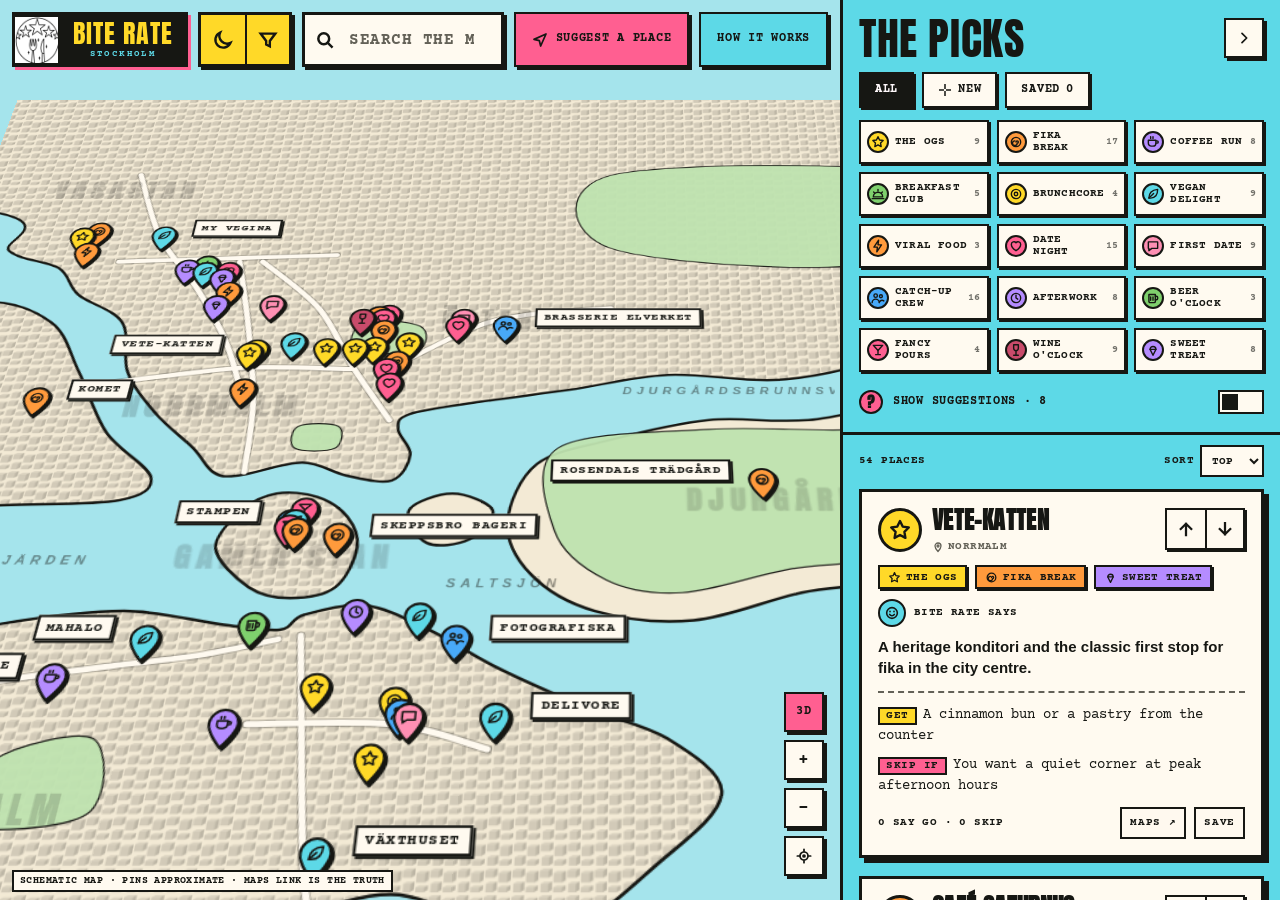
<file: index.html>
<!doctype html>
<html lang="en"><head><meta charset="utf-8">
<title>Bite Rate Stockholm</title>
<meta name="viewport" content="width=device-width, initial-scale=1, viewport-fit=cover">
<meta name="description" content="Bite Rate: a map of Stockholm's best fika, dates, vegan food and viral spots. Say GO or SKIP.">
<link rel="icon" href="[data-uri]">
<link rel="preconnect" href="https://fonts.googleapis.com"><link rel="preconnect" href="https://fonts.gstatic.com" crossorigin>
<link rel="stylesheet" href="https://fonts.googleapis.com/css2?family=Anton&family=Courier+Prime:wght@400;700&display=swap">
<style>
/* ===== BITE RATE tokens: from the BLR CUTS design MD. Radius 0, hard shadows, no blur, no gradients. ===== */
:root {
  --pink: #FF5F91; --yellow: #FFD928; --cyan: #5DD9E7; --blue: #48A9F8; --green: #7FD06D;
  --canvas: #F3EAD5; --surface: #FFFAF0; --raised: #F6F1E7; --ink: #161713; --muted: #636157; --line: #D8D1BE;
  --water: #A5E4EC; --land: #F3EAD5; --park: #BFE3B0; --block: rgba(22,23,19,.10); --road: #FFFAF0; --road-edge: rgba(22,23,19,.28);
  --building-top: rgba(22,23,19,.10); --building-front: rgba(22,23,19,.15); --building-side: rgba(22,23,19,.25);
  --panel: #5DD9E7; --label: #161713; --hot: #FF2267; --focus: rgb(0,150,255);
  --f-head: "Anton", Impact, "Arial Narrow Bold", "Haettenschweiler", sans-serif;
  --f-code: "Courier Prime", "Courier New", Courier, monospace;
  --f-body: Arial, "Helvetica Neue", Helvetica, sans-serif;
  --sh-2: 2px 2px 0 var(--ink); --sh-3: 3px 3px 0 var(--ink); --sh-5: 5px 5px 0 var(--ink);
  --panel-w: 440px; --top-h: 64px;
  color-scheme: light;
}
:root[data-theme="dark"] {
  --canvas: #130C0F; --surface: #211B1D; --raised: #2D2729; --ink: #FFF9FB; --muted: #A59FA1; --line: #393335;
  --water: #0F3A4A; --land: #1B1517; --park: #1E3A2A; --block: rgba(255,249,251,.07); --road: #3A3033; --road-edge: rgba(255,249,251,.14);
  --building-top: rgba(255,249,251,.08); --building-front: rgba(255,249,251,.12); --building-side: rgba(255,249,251,.18);
  --panel: #12323A; --label: #FFF9FB; --hot: #FF5F91; --sh-2: 2px 2px 0 #000; --sh-3: 3px 3px 0 #000; --sh-5: 5px 5px 0 #000; color-scheme: dark;
}
@media (prefers-color-scheme: dark) { :root:not([data-theme="light"]) {
  --canvas: #130C0F; --surface: #211B1D; --raised: #2D2729; --ink: #FFF9FB; --muted: #A59FA1; --line: #393335;
  --water: #0F3A4A; --land: #1B1517; --park: #1E3A2A; --block: rgba(255,249,251,.07); --road: #3A3033; --road-edge: rgba(255,249,251,.14);
  --building-top: rgba(255,249,251,.08); --building-front: rgba(255,249,251,.12); --building-side: rgba(255,249,251,.18);
  --panel: #12323A; --label: #FFF9FB; --hot: #FF5F91; --sh-2: 2px 2px 0 #000; --sh-3: 3px 3px 0 #000; --sh-5: 5px 5px 0 #000; color-scheme: dark; } }
* { box-sizing: border-box; border-radius: 0; }
[hidden] { display: none !important; }
html, body { margin: 0; height: 100%; overflow: hidden; background: var(--canvas); color: var(--ink); font-family: var(--f-body); font-size: 14px; font-weight: 700; line-height: 1.38; -webkit-text-size-adjust: 100%; }
button, input, select, textarea { font: inherit; color: inherit; margin: 0; }
button { cursor: pointer; }
a { color: inherit; }
:focus-visible { outline: none; box-shadow: var(--focus) 0 0 2px 2px; }
.sr { position: absolute; width: 1px; height: 1px; overflow: hidden; clip: rect(0 0 0 0); white-space: nowrap; }
.app { position: fixed; inset: 0; overflow: hidden; }
.h-lg, .h-md, .h-sm { font-family: var(--f-head); font-weight: 400; text-transform: uppercase; margin: 0; }
.h-lg { font-size: 36px; line-height: 1; letter-spacing: .54px; } .h-md { font-size: 24px; line-height: 1.15; letter-spacing: .36px; } .h-sm { font-size: 20px; line-height: 1.2; letter-spacing: .3px; }
.code { font-family: var(--f-code); font-weight: 700; text-transform: uppercase; font-size: 11px; line-height: 1.45; letter-spacing: .4px; }

/* buttons */
.btn { display: inline-flex; align-items: center; justify-content: center; gap: 8px; min-height: 40px; padding: 0 16px; border: 2px solid var(--ink); background: var(--yellow); color: #161713; font-family: var(--f-code); font-weight: 700; font-size: 12px; letter-spacing: .72px; text-transform: uppercase; box-shadow: var(--sh-3); text-decoration: none; white-space: nowrap; transition: transform .1s, box-shadow .1s; }
.btn:hover { background-image: linear-gradient(rgba(0,0,0,.05), rgba(0,0,0,.05)); }
.btn:active { transform: translate(2px,2px); box-shadow: 1px 1px 0 var(--ink); }
.btn.pink { background: var(--pink); } .btn.cyan { background: var(--cyan); } .btn.paper { background: var(--surface); color: var(--ink); }
.btn.sm { min-height: 32px; padding: 0 8px; font-size: 11px; box-shadow: none; background: rgba(255,250,240,.7); color: #161713; }
:root[data-theme="dark"] .btn.sm { background: var(--raised); color: var(--ink); }
.btn[disabled] { opacity: .25; cursor: not-allowed; }
.btn svg { width: 16px; height: 16px; flex: none; fill: none; stroke: currentColor; stroke-width: 2.6; stroke-linecap: round; stroke-linejoin: round; }
.loc svg { fill: none; stroke: currentColor; stroke-width: 2.6; stroke-linecap: round; stroke-linejoin: round; }
.sqbtn { width: 40px; min-height: 40px; padding: 0; }

/* map */
.map { position: absolute; inset: 0; z-index: 0; isolation: isolate; background: var(--water); touch-action: none; cursor: grab; user-select: none; -webkit-user-select: none; overflow: hidden; }
.map.drag { cursor: grabbing; }
#geo { position: absolute; inset: 0; width: 100%; height: 100%; display: block; }
.map.is-3d #geo, .map.is-3d #pins { transform: perspective(1500px) rotateX(37deg) scale(1.18); transform-origin: 50% 50%; transition: transform .32s ease; }
.map:not(.is-3d) #geo, .map:not(.is-3d) #pins { transform: none; }
.mapmode { font-family: var(--f-code); font-size: 12px !important; font-weight: 700; background: var(--pink) !important; color: #161713 !important; }
.mapmode[aria-pressed="false"] { background: var(--surface) !important; color: var(--ink) !important; }
.land { fill: var(--land); stroke: var(--ink); stroke-width: 2.5; vector-effect: non-scaling-stroke; stroke-linejoin: round; }
.blocks { fill: url(#bld); stroke: none; }
.park { fill: var(--park); stroke: var(--ink); stroke-width: 1.2; vector-effect: non-scaling-stroke; opacity: .95; }
.st-edge { fill: none; stroke: var(--road-edge); stroke-width: 7; vector-effect: non-scaling-stroke; stroke-linecap: round; stroke-linejoin: round; }
.st { fill: none; stroke: var(--road); stroke-width: 5; vector-effect: non-scaling-stroke; stroke-linecap: round; stroke-linejoin: round; }
.wl { font-family: var(--f-body); font-style: italic; font-weight: 700; fill: var(--ink); opacity: .45; letter-spacing: 3px; text-transform: uppercase; }
.al { font-family: var(--f-head); fill: var(--ink); opacity: .16; letter-spacing: 4px; text-transform: uppercase; }
#pins { position: absolute; inset: 0; pointer-events: none; z-index: 2; }
.pin { position: absolute; left: 0; top: 0; width: 0; height: 0; pointer-events: none; }
.pin > button { position: absolute; left: -19px; top: -50px; width: 38px; height: 50px; padding: 0; border: 0; background: none; pointer-events: auto; filter: drop-shadow(3px 3px 0 var(--ink)); transform-origin: 50% 100%; transition: transform .12s; transform: scale(var(--ps, 1)); }
.pin > button:hover { transform: scale(calc(var(--ps, 1) * 1.12)); }
.pin > button svg { width: 38px; height: 50px; display: block; overflow: visible; }
.pin.sel { z-index: 30; } .pin.sel > button { transform: scale(1.3); }
.pin.sel .drop { fill: var(--yellow); }
.pin .drop { stroke: var(--ink); stroke-width: 3; stroke-linejoin: round; }
.pin .glyph { stroke: #161713; fill: none; stroke-width: 2.4; stroke-linecap: round; stroke-linejoin: round; }
.pin.dim > button { opacity: .28; filter: none; }
.pin.q .drop { fill: var(--pink); }
.newtag { position: absolute; left: 6px; top: -62px; background: var(--cyan); color: #161713; border: 2px solid var(--ink); font-family: var(--f-code); font-weight: 700; font-size: 9px; line-height: 1; padding: 2px 4px; letter-spacing: .5px; pointer-events: none; }
.plabel { position: absolute; left: 0; top: 0; transform: translate(26px, -42px); background: var(--surface); color: var(--ink); border: 2px solid var(--ink); font-family: var(--f-code); font-weight: 700; font-size: 11px; line-height: 1; letter-spacing: .5px; text-transform: uppercase; padding: 4px 6px; white-space: nowrap; pointer-events: auto; cursor: pointer; box-shadow: var(--sh-2); max-width: 190px; overflow: hidden; text-overflow: ellipsis; }
.plabel.sel { background: var(--yellow); color: #161713; z-index: 31; }
.plabel.hide { display: none; }
.plabel.left { transform: translate(calc(-100% - 26px), -42px); }
.mapctl { position: absolute; z-index: 6; right: calc(var(--panel-w) + 16px); bottom: 24px; display: grid; gap: 8px; transition: right .2s; }
.mapctl .btn { background: var(--surface); color: var(--ink); font-size: 18px; }
.attrib { position: absolute; left: 12px; bottom: 8px; z-index: 5; font-family: var(--f-code); font-size: 10px; background: var(--surface); border: 2px solid var(--ink); padding: 2px 6px; text-transform: uppercase; letter-spacing: .4px; }

/* top bar */
.topbar { position: absolute; z-index: 20; left: 12px; right: calc(var(--panel-w) + 12px); top: 12px; display: flex; gap: 10px; align-items: stretch; pointer-events: none; transition: right .2s; }
.topbar > * { pointer-events: auto; }
.brand { background: #161713; color: var(--yellow); border: 3px solid #161713; text-decoration: none; box-shadow: 3px 3px 0 var(--pink); display: flex; align-items: center; gap: 0; padding: 0; }
.brand .logo { width: 46px; height: 46px; background: #FFFAF0; display: block; border-right: 3px solid #161713; image-rendering: auto; }
.brand .bt { display: grid; padding: 5px 12px 4px; }
.brand b { font-family: var(--f-head); font-weight: 400; font-size: 26px; line-height: 1; letter-spacing: 1px; text-transform: uppercase; }
.brand small { display: block; font-family: var(--f-code); font-size: 9px; letter-spacing: 2.4px; color: var(--cyan); margin-top: 2px; text-align: center; }
.pillbar { display: flex; border: 3px solid var(--ink); background: var(--yellow); box-shadow: var(--sh-3); }
.pillbar button { width: 44px; border: 0; background: none; display: grid; place-items: center; color: #161713; }
.pillbar button + button { border-left: 2px solid #161713; }
.pillbar svg { width: 22px; height: 22px; }
.search { position: relative; flex: 1; min-width: 0; }
.search input { width: 100%; height: 100%; min-height: 48px; border: 3px solid var(--ink); background: var(--surface); box-shadow: var(--sh-3); padding: 0 12px 0 44px; font-family: var(--f-code); font-weight: 700; font-size: 16px; text-transform: uppercase; letter-spacing: .5px; }
.search input::placeholder { color: var(--muted); opacity: 1; }
.search > svg { position: absolute; left: 13px; top: 50%; transform: translateY(-50%); width: 20px; height: 20px; pointer-events: none; }
.results { position: absolute; left: 0; right: 0; top: calc(100% + 6px); background: var(--surface); border: 3px solid var(--ink); box-shadow: var(--sh-5); max-height: 52vh; overflow: auto; z-index: 40; }
.results button { display: grid; grid-template-columns: 28px 1fr; gap: 10px; align-items: center; width: 100%; text-align: left; border: 0; border-bottom: 2px solid var(--line); background: none; padding: 10px 12px; min-height: 48px; }
.results button:hover, .results button:focus-visible { background: var(--yellow); color: #161713; }
.results .nm { font-family: var(--f-head); text-transform: uppercase; font-size: 16px; letter-spacing: .3px; }
.results .none { padding: 14px 12px; font-family: var(--f-code); text-transform: uppercase; font-size: 12px; }
.topbar .btn { min-height: 48px; }
.cutdot { width: 24px; height: 24px; border: 2px solid var(--ink); border-radius: 50%; display: grid; place-items: center; flex: none; }
.cutdot svg { width: 14px; height: 14px; stroke: #161713; fill: none; stroke-width: 2.4; stroke-linecap: round; stroke-linejoin: round; }

/* THE PICKS panel */
.panel { position: absolute; z-index: 15; top: 0; right: 0; bottom: 0; width: var(--panel-w); background: var(--panel); border-left: 3px solid var(--ink); display: flex; flex-direction: column; transition: transform .22s cubic-bezier(.2,.8,.2,1); }
.panel.closed { transform: translateX(100%); }
.panel-top { padding: 16px 16px 12px; border-bottom: 3px solid var(--ink); flex: none; }
.panel-head { display: flex; align-items: center; justify-content: space-between; gap: 8px; margin-bottom: 12px; }
.panel-head h2 { font-size: 44px; line-height: 1; letter-spacing: .6px; color: #161713; }
:root[data-theme="dark"] .panel-head h2 { color: var(--ink); }
.grip { display: none; }
.tabs { display: flex; gap: 8px; margin-bottom: 12px; }
.tab { min-height: 36px; padding: 0 14px; border: 2px solid #161713; background: var(--surface); color: #161713; font-family: var(--f-code); font-weight: 700; font-size: 12px; letter-spacing: .72px; text-transform: uppercase; box-shadow: 2px 2px 0 #161713; display: inline-flex; align-items: center; gap: 6px; }
.tab[aria-pressed="true"] { background: #161713; color: #FFF9FB; }
:root[data-theme="dark"] .tab { background: var(--raised); color: var(--ink); border-color: #000; box-shadow: 2px 2px 0 #000; }
:root[data-theme="dark"] .tab[aria-pressed="true"] { background: var(--ink); color: #161713; }
.cuts { display: grid; grid-template-columns: repeat(3, 1fr); gap: 8px; margin: 0; padding: 0; list-style: none; }
.cut { width: 100%; min-height: 44px; padding: 4px 6px; border: 2px solid #161713; background: var(--surface); color: #161713; font-family: var(--f-code); font-weight: 700; font-size: 10.5px; line-height: 1.15; letter-spacing: .2px; text-transform: uppercase; display: flex; align-items: center; gap: 6px; text-align: left; box-shadow: 2px 2px 0 #161713; }
:root[data-theme="dark"] .cut { background: var(--raised); color: var(--ink); border-color: #000; box-shadow: 2px 2px 0 #000; }
.cut .cutdot { width: 22px; height: 22px; }
.cut small { margin-left: auto; font-size: 10px; opacity: .6; }
.cut[aria-pressed="true"] { background: var(--cc, var(--yellow)); color: #161713; transform: translate(2px,2px); box-shadow: none; }
.sugtoggle { display: flex; align-items: center; gap: 10px; margin-top: 12px; padding: 0; background: none; border: 0; color: #161713; font-family: var(--f-code); font-weight: 700; font-size: 12px; letter-spacing: .7px; text-transform: uppercase; min-height: 36px; width: 100%; text-align: left; }
:root[data-theme="dark"] .sugtoggle { color: var(--ink); }
.sugtoggle .qdot { width: 24px; height: 24px; border: 2px solid #161713; background: var(--pink); display: grid; place-items: center; border-radius: 50%; font-family: var(--f-head); font-size: 15px; color: #161713; }
.switch { margin-left: auto; width: 46px; height: 24px; border: 2px solid var(--swb, #161713); background: var(--surface); position: relative; flex: none; }
:root[data-theme="dark"] { --swb: #FFF9FB; }
@media (prefers-color-scheme: dark) { :root:not([data-theme="light"]) { --swb: #FFF9FB; } }
.switch::after { content: ""; position: absolute; top: 2px; left: 2px; width: 16px; height: 16px; background: var(--swb, #161713); transition: transform .15s; }
.sugtoggle[aria-pressed="true"] .switch { background: var(--pink); }
.sugtoggle[aria-pressed="true"] .switch::after { background: #161713; }
.app.has-detail .attrib { display: none; }
.sugtoggle[aria-pressed="true"] .switch::after { transform: translateX(22px); }
.listbar { display: flex; align-items: center; justify-content: space-between; gap: 8px; padding: 10px 16px 6px; flex: none; color: #161713; }
:root[data-theme="dark"] .listbar { color: var(--ink); }
.listbar select { min-height: 32px; border: 2px solid #161713; background: var(--surface); color: #161713; font-family: var(--f-code); font-weight: 700; font-size: 11px; text-transform: uppercase; padding: 0 6px; }
:root[data-theme="dark"] .listbar select { background: var(--raised); color: var(--ink); border-color: #000; }
.list { list-style: none; margin: 0; padding: 6px 16px 28px 16px; overflow: auto; flex: 1; overscroll-behavior: contain; display: grid; gap: 18px; align-content: start; }
.card { background: var(--surface); color: var(--ink); border: 3px solid var(--ink); box-shadow: var(--sh-5); padding: 16px; display: grid; gap: 10px; position: relative; }
:root[data-theme="dark"] .card { border-color: #000; }
.card.on { outline: 3px solid var(--yellow); outline-offset: 2px; }
.card-head { display: grid; grid-template-columns: 44px minmax(0,1fr) auto; gap: 10px; align-items: start; }
.bigdot { width: 44px; height: 44px; border: 3px solid var(--ink); border-radius: 50%; display: grid; place-items: center; }
.bigdot svg { width: 24px; height: 24px; stroke: #161713; fill: none; stroke-width: 2.4; stroke-linecap: round; stroke-linejoin: round; }
.name { color: var(--ink); overflow-wrap: anywhere; font-size: 24px; line-height: 1.05; margin: 0; background: none; border: 0; padding: 0; text-align: left; font-family: var(--f-head); text-transform: uppercase; letter-spacing: .36px; }
.loc { display: flex; align-items: center; gap: 4px; color: var(--muted); margin-top: 4px; }
.loc svg { width: 12px; height: 12px; flex: none; }
.votebox { display: flex; border: 2px solid var(--ink); box-shadow: var(--sh-2); background: var(--surface); }
.vb { width: 38px; height: 38px; border: 0; background: var(--surface); color: var(--ink); display: grid; place-items: center; }
.vb + .vb { border-left: 2px solid var(--ink); }
.vb svg { width: 18px; height: 18px; stroke: currentColor; fill: none; stroke-width: 3; stroke-linecap: square; }
.vb[aria-pressed="true"].go { background: var(--green); color: #161713; } .vb[aria-pressed="true"].skip { background: var(--pink); color: #161713; }
.vb:hover { background-image: linear-gradient(rgba(0,0,0,.08), rgba(0,0,0,.08)); }
.tags { display: flex; flex-wrap: wrap; gap: 8px; }
.badge { display: inline-flex; align-items: center; gap: 5px; height: 24px; padding: 0 8px; border: 2px solid #161713; background: var(--bc, var(--blue)); color: #161713; font-family: var(--f-code); font-weight: 700; font-size: 11px; text-transform: uppercase; letter-spacing: .3px; box-shadow: 2px 2px 0 #161713; white-space: nowrap; }
.badge svg { width: 13px; height: 13px; stroke: #161713; fill: none; stroke-width: 2.4; stroke-linecap: round; stroke-linejoin: round; }
.badge.stamp { background: var(--surface); box-shadow: none; }
.say { margin: 0; font-size: 15px; line-height: 1.38; }
.says { display: flex; align-items: center; gap: 8px; color: var(--ink); }
.smile { width: 28px; height: 28px; border: 2px solid var(--ink); background: var(--cyan); border-radius: 50%; display: grid; place-items: center; flex: none; }
.smile svg { width: 16px; height: 16px; stroke: #161713; fill: none; stroke-width: 2.4; stroke-linecap: round; }
.dash { border: 0; border-top: 2px dashed var(--muted); margin: 2px 0; }
.gs { display: grid; gap: 8px; font-family: var(--f-code); font-weight: 400; font-size: 14px; line-height: 1.5; }
.gs p { margin: 0; }
.tagl { display: inline-block; font-weight: 700; font-size: 11px; letter-spacing: .5px; text-transform: uppercase; padding: 0 6px; margin-right: 6px; border: 2px solid var(--ink); color: #161713; line-height: 1.35; }
.tagl.g { background: var(--yellow); } .tagl.s { background: var(--pink); }
.stat { display: flex; align-items: center; justify-content: space-between; gap: 8px; flex-wrap: wrap; }
.prog { display: grid; gap: 4px; }
.bar { height: 12px; border: 2px solid var(--ink); background: var(--raised); }
.bar i { display: block; height: 100%; background: var(--pink); }
.mini { display: flex; gap: 8px; flex-wrap: wrap; }
.empty { border: 3px dashed var(--ink); background: var(--surface); padding: 22px 16px; text-align: left; display: grid; gap: 10px; box-shadow: var(--sh-5); }

/* detail card */
.detail { position: absolute; z-index: 25; left: 16px; bottom: 16px; width: min(640px, calc(100% - var(--panel-w) - 32px)); max-height: calc(100% - var(--top-h) - 48px); overflow: auto; background: var(--surface); border: 3px solid var(--ink); box-shadow: var(--sh-5); padding: 20px; display: grid; gap: 14px; }
.detail[hidden] { display: none; }
.detail .name { font-size: 40px; line-height: 1; letter-spacing: .6px; }
.detail .closer { position: absolute; right: 16px; top: 16px; width: 44px; min-height: 44px; border: 3px solid var(--ink); background: var(--surface); box-shadow: none; padding: 0; display: grid; place-items: center; }
.detail .closer svg { width: 20px; height: 20px; stroke: var(--ink); stroke-width: 3; fill: none; stroke-linecap: square; }
.detail .head { display: grid; grid-template-columns: 52px minmax(0,1fr); gap: 14px; padding-right: 56px; align-items: center; }
.detail .bigdot { width: 52px; height: 52px; }
.detail .say { font-size: 18px; }
.detail .gs { font-size: 15px; }
.detail .actions { display: flex; gap: 10px; flex-wrap: wrap; align-items: stretch; }
.detail .actions .btn { min-height: 44px; }
.detail .actions .main { flex: 1 1 140px; }
.sqb { width: 44px; padding: 0; }
.sqb[aria-pressed="true"] { background: var(--pink); }
.detail .votebox .vb { width: auto; min-width: 72px; padding: 0 12px; display: flex; gap: 6px; font-family: var(--f-code); font-size: 12px; letter-spacing: .6px; text-transform: uppercase; align-items: center; justify-content: center; height: 44px; }
.detail .votebox .vb svg { width: 16px; height: 16px; }

/* modals */
.scrim { position: absolute; inset: 0; z-index: 60; background: rgba(22,23,19,.48); display: grid; place-items: center; padding: 16px; }
.scrim[hidden] { display: none; }
.modal { width: min(560px, 100%); max-height: 100%; overflow: auto; background: var(--surface); border: 3px solid var(--ink); box-shadow: var(--sh-5); padding: 20px; display: grid; gap: 12px; position: relative; }
.modal .closer { position: absolute; right: 12px; top: 12px; width: 44px; min-height: 44px; border: 3px solid var(--ink); background: var(--surface); padding: 0; display: grid; place-items: center; }
.modal .closer svg { width: 20px; height: 20px; stroke: var(--ink); stroke-width: 3; fill: none; stroke-linecap: square; }
.modal h2 { padding-right: 56px; }
.fld { display: grid; gap: 6px; min-width: 0; }
.fld label, .fld .lab { font-family: var(--f-code); font-weight: 700; font-size: 12px; letter-spacing: .72px; text-transform: uppercase; }
.fld input, .fld select, .fld textarea { width: 100%; min-height: 46px; border: 2px solid var(--ink); background: var(--surface); color: var(--ink); padding: 10px 12px; font-family: var(--f-code); font-weight: 700; font-size: 16px; }
.fld textarea { min-height: 104px; resize: vertical; }
.fld .hint { display: flex; justify-content: space-between; gap: 8px; font-family: var(--f-code); font-weight: 400; font-size: 12px; color: var(--muted); }
.fld .err { color: #B3123F; font-family: var(--f-code); font-size: 13px; }
:root[data-theme="dark"] .fld .err { color: var(--pink); }
.two { display: grid; grid-template-columns: 1fr 1fr; gap: 12px; }
.cutpick { display: flex; flex-wrap: wrap; gap: 8px; }
.cutpick button { min-height: 36px; padding: 0 10px; border: 2px solid var(--ink); background: var(--surface); color: var(--ink); font-family: var(--f-code); font-weight: 700; font-size: 11px; text-transform: uppercase; display: inline-flex; align-items: center; gap: 6px; }
.cutpick button[aria-pressed="true"] { background: var(--cc, var(--yellow)); color: #161713; box-shadow: var(--sh-2); }
.chk { display: flex; gap: 10px; align-items: flex-start; font-family: var(--f-code); font-size: 13px; }
.chk input { width: 22px; height: 22px; accent-color: #161713; flex: none; margin-top: 1px; }
.dupe { border: 3px dashed var(--ink); padding: 10px 12px; display: grid; gap: 8px; background: var(--raised); font-family: var(--f-code); font-size: 13px; }
.note { font-family: var(--f-code); font-weight: 400; font-size: 12px; color: var(--muted); margin: 0; }
.steps { margin: 0; padding: 0; list-style: none; display: grid; gap: 10px; counter-reset: s; }
.steps li { counter-increment: s; display: grid; grid-template-columns: 36px 1fr; gap: 10px; align-items: start; }
.steps li::before { content: counter(s); font-family: var(--f-head); font-size: 22px; width: 36px; height: 36px; border: 2px solid var(--ink); background: var(--yellow); color: #161713; display: grid; place-items: center; box-shadow: var(--sh-2); }
.toast { position: absolute; z-index: 90; left: 50%; bottom: 24px; transform: translate(-50%, 16px); background: #161713; color: #FFF9FB; border: 2px solid #FFF9FB; box-shadow: 3px 3px 0 var(--pink); font-family: var(--f-code); font-weight: 700; font-size: 12px; text-transform: uppercase; letter-spacing: .6px; padding: 10px 14px; opacity: 0; pointer-events: none; transition: opacity .15s, transform .15s; max-width: calc(100% - 24px); text-align: center; }
.toast.show { opacity: 1; transform: translate(-50%, 0); }
.opener { display: none; position: absolute; z-index: 14; right: 0; top: 96px; border: 3px solid var(--ink); border-right: 0; background: var(--cyan); color: #161713; font-family: var(--f-head); font-size: 20px; text-transform: uppercase; padding: 10px 12px; writing-mode: vertical-rl; box-shadow: -3px 3px 0 var(--ink); }
.app.panel-closed .opener { display: block; }
.app.panel-closed .mapctl { right: 16px; } .app.panel-closed .topbar { right: 12px; }
.pin .drop { fill: var(--pc, #FFD928); }
.panel.peek .cuts, .panel.peek .sugtoggle, .panel.peek .listbar, .panel.peek .list { display: none; }
.panel.peek .panel-top { border-bottom: 0; }

/* phone: full-screen map + bottom sheet */
@media (max-width: 899px) {
  :root { --panel-w: 100vw; --top-h: 128px; }
  .topbar { right: 12px; left: 12px; flex-wrap: wrap; gap: 8px; }
  .topbar .btn { display: none; }
  .brand .logo { width: 40px; height: 40px; } .brand b { font-size: 21px; } .brand .bt { padding: 4px 9px 3px; } .brand small { font-size: 8px; letter-spacing: 1.8px; }
  .search { flex-basis: 100%; order: 3; } .search input { min-height: 46px; }
  .pillbar { margin-left: auto; } .pillbar button { width: 44px; min-height: 44px; }
  .mapctl { right: 12px; bottom: calc(var(--sheet-h, 164px) + 12px); }
  .mapctl .btn { min-height: 44px; width: 44px; }
  .map.is-3d #geo, .map.is-3d #pins { transform: perspective(1200px) rotateX(25deg) scale(1.12); }
  .attrib { display: none; }
  .panel { top: auto; left: 0; right: 0; width: 100%; height: var(--sheet-vh, 56dvh); max-height: 92dvh; border-left: 0; border-top: 3px solid var(--ink); box-shadow: 0 -5px 0 var(--ink); transition: height .22s cubic-bezier(.2,.8,.2,1), transform .22s; }
  .panel.closed { transform: translateY(100%); }
  .panel.drag { transition: none; }
  .panel { overflow-y: auto; display: block; overscroll-behavior: contain; }
  .panel-top { border-bottom: 3px solid var(--ink); }
  .grip { position: sticky; top: 0; z-index: 4; background: var(--panel); }
  .panel-head { position: sticky; top: 22px; z-index: 4; background: var(--panel); padding-bottom: 8px; margin-bottom: 4px; touch-action: none; }
  .list { overflow: visible; flex: none; }
  #collapse { display: none; }
  .grip { display: block; width: 100%; height: 22px; border: 0; background: none; position: relative; flex: none; touch-action: none; }
  .grip::after { content: ""; position: absolute; left: 50%; top: 8px; width: 56px; height: 6px; margin-left: -28px; background: #161713; }
  :root[data-theme="dark"] .grip::after { background: var(--ink); }
  .panel-top { padding: 0 12px 10px; }
  .panel-head { margin-bottom: 8px; } .panel-head h2 { font-size: 32px; }
  .list { padding: 6px 12px calc(28px + env(safe-area-inset-bottom)); }
  .listbar { padding: 8px 12px 4px; }
  .opener { top: auto; bottom: 16px; right: 12px; writing-mode: horizontal-tb; border-right: 3px solid var(--ink); box-shadow: var(--sh-3); }
  .detail { left: 0; right: 0; bottom: 0; width: 100%; max-height: 78dvh; border-left: 0; border-right: 0; border-bottom: 0; padding: 16px 14px calc(16px + env(safe-area-inset-bottom)); z-index: 30; box-shadow: 0 -5px 0 var(--ink); }
  .detail .name { font-size: 30px; }
  .app.has-detail .panel, .app.has-detail .mapctl { display: none; }
  .scrim { padding: 0; align-items: end; } .modal { width: 100%; max-height: 94dvh; border-left: 0; border-right: 0; border-bottom: 0; padding-bottom: calc(20px + env(safe-area-inset-bottom)); }
  .toast { bottom: calc(var(--sheet-h, 164px) + 24px); }
  .two { grid-template-columns: 1fr; }
}
@media (min-width: 900px) and (max-width: 1180px) { :root { --panel-w: 380px; } .cut { font-size: 10px; } }
@media (prefers-reduced-motion: reduce) { .map.is-3d #geo, .map.is-3d #pins { transition: none; } }
@media (prefers-reduced-motion: reduce) { * { transition: none !important; animation: none !important; } }

</style></head><body>
<div class="app" id="app">
  <div class="map" id="map" role="application" aria-label="Map of central Stockholm. Drag to move, scroll or pinch to zoom, or use the buttons.">
    <svg id="geo" aria-hidden="true">
      <defs>
        <pattern id="bld" width="22" height="22" patternUnits="userSpaceOnUse">
          <path fill="var(--building-top)" d="M1 3 4 1h7L8 3z"/><path fill="var(--building-front)" d="M1 3h7v6H1z"/><path fill="var(--building-side)" d="m8 3 3-2v6L8 9z"/>
          <path fill="var(--building-top)" d="m12 5 3-2h7l-3 2z"/><path fill="var(--building-front)" d="M12 5h7v8h-7z"/><path fill="var(--building-side)" d="m19 5 3-2v8l-3 2z"/>
          <path fill="var(--building-top)" d="m2 14 3-2h6l-3 2z"/><path fill="var(--building-front)" d="M2 14h6v7H2z"/><path fill="var(--building-side)" d="m8 14 3-2v7l-3 2z"/>
          <path fill="var(--building-top)" d="m12 17 3-2h7l-3 2z"/><path fill="var(--building-front)" d="M12 17h7v4h-7z"/><path fill="var(--building-side)" d="m19 17 3-2v4l-3 2z"/>
        </pattern>
      </defs>
      <g id="world"></g>
    </svg>
    <div id="pins"></div>
  </div>
  <div class="attrib">Schematic map · pins approximate · Maps link is the truth</div>

  <header class="topbar" id="topbar">
    <a class="brand" href="#" id="brand" aria-label="Bite Rate Stockholm, reset the map"><img class="logo" src="[data-uri]" alt="" width="46" height="46"><span class="bt"><b>BITE RATE</b><small>STOCKHOLM</small></span></a>
    <div class="pillbar">
      <button type="button" id="themeBtn" aria-label="Switch to night mode" title="Switch to night mode" aria-pressed="false">
        <svg viewBox="0 0 24 24" fill="none" stroke="currentColor" stroke-width="2.6" stroke-linecap="square"><circle cx="12" cy="12" r="4.5"/><path d="M12 2v3M12 19v3M2 12h3M19 12h3M4.9 4.9l2.1 2.1M17 17l2.1 2.1M4.9 19.1L7 17M17 7l2.1-2.1"/></svg>
      </button>
      <button type="button" id="filterBtn" aria-label="Open the picks and filters" title="Filters">
        <svg viewBox="0 0 24 24" fill="none" stroke="currentColor" stroke-width="2.6" stroke-linecap="square"><path d="M4 5h16l-6 8v6l-4-2v-4z"/></svg>
      </button>
    </div>
    <div class="search">
      <svg viewBox="0 0 24 24" fill="none" stroke="currentColor" stroke-width="3" stroke-linecap="square"><circle cx="10.5" cy="10.5" r="6.5"/><path d="M20 20l-4.8-4.8"/></svg>
      <label class="sr" for="q">Search the map by name or area</label>
      <input id="q" type="search" placeholder="Search the map…" autocomplete="off" role="combobox" aria-expanded="false" aria-controls="results" aria-autocomplete="list">
      <div class="results" id="results" role="listbox" hidden></div>
    </div>
    <button class="btn pink" type="button" id="openSuggest"><svg viewBox="0 0 24 24" fill="none" stroke="currentColor" stroke-width="3" stroke-linecap="square"><path d="M3 11l18-8-8 18-2-8z"/></svg>Suggest a place</button>
    <button class="btn cyan" type="button" id="openHow">How it works</button>
  </header>

  <div class="mapctl" id="mapctl">
    <button class="btn sqbtn mapmode" type="button" id="viewBtn" aria-label="Switch to flat 2D map" aria-pressed="true" title="Raised 3D map">3D</button>
    <button class="btn sqbtn" type="button" id="zin" aria-label="Zoom in">+</button>
    <button class="btn sqbtn" type="button" id="zout" aria-label="Zoom out">−</button>
    <button class="btn sqbtn" type="button" id="zfit" aria-label="Show all of central Stockholm" title="Recentre"><svg viewBox="0 0 24 24" fill="none" stroke="currentColor" stroke-width="2.8" stroke-linecap="square"><circle cx="12" cy="12" r="6"/><circle cx="12" cy="12" r="1.5" fill="currentColor"/><path d="M12 2v3M12 19v3M2 12h3M19 12h3"/></svg></button>
  </div>

  <aside class="panel" id="panel" aria-label="The picks">
    <div class="panel-top">
      <button class="grip" id="grip" type="button" aria-label="Resize the picks sheet"></button>
      <div class="panel-head">
        <h2 class="h-lg">The Picks</h2>
        <button class="btn sqbtn paper" type="button" id="collapse" aria-label="Hide the picks panel"><svg viewBox="0 0 24 24" fill="none" stroke="currentColor" stroke-width="3" stroke-linecap="square"><path d="M9 5l7 7-7 7"/></svg></button>
      </div>
      <div class="tabs" role="group" aria-label="Show">
        <button class="tab" type="button" data-tab="all" aria-pressed="true">All</button>
        <button class="tab" type="button" data-tab="new" aria-pressed="false"><svg width="14" height="14" viewBox="0 0 24 24" fill="none" stroke="currentColor" stroke-width="2.6" stroke-linecap="square"><path d="M12 3v6M12 15v6M3 12h6M15 12h6"/></svg>New</button>
        <button class="tab" type="button" data-tab="saved" aria-pressed="false">Saved <span id="savedN">0</span></button>
      </div>
      <ul class="cuts" id="cuts" aria-label="Filter by cut"></ul>
      <button class="sugtoggle" type="button" id="sugBtn" aria-pressed="false"><span class="qdot" aria-hidden="true">?</span><span>Show suggestions · <span id="sugN">0</span></span><span class="switch" aria-hidden="true"></span></button>
    </div>
    <div class="listbar">
      <span class="code" id="count" role="status" aria-live="polite">0 places</span>
      <label class="code" style="display:flex;align-items:center;gap:6px">Sort
        <select id="sort"><option value="top">Top</option><option value="az">A–Ö</option><option value="area">Area</option></select>
      </label>
    </div>
    <ul class="list" id="list"></ul>
  </aside>
  <button class="opener" type="button" id="opener">The Picks</button>

  <section class="detail" id="detail" hidden aria-live="polite"></section>

  <div class="scrim" id="suggestModal" hidden>
    <form class="modal" id="form" role="dialog" aria-modal="true" aria-labelledby="sgT" novalidate>
      <button class="closer btn" type="button" data-close aria-label="Close"><svg viewBox="0 0 24 24"><path d="M5 5l14 14M19 5L5 19"/></svg></button>
      <h2 class="h-md" id="sgT">Suggest a place</h2>
      <p class="note">Know a good place that's not on the map? Make your case. When it reaches <b>+5 net votes</b> we go and check it out.</p>
      <div class="fld"><label for="fName">Place name</label><input id="fName" type="text" maxlength="70" autocomplete="off" placeholder="e.g. Café Pascal"><div class="err" id="eName" hidden></div></div>
      <div class="dupe" id="dupe" hidden><div id="dupeT"></div><button type="button" class="btn" id="dupeBack">Back it with GO</button></div>
      <div class="two">
        <div class="fld"><label for="fArea">Area</label><select id="fArea"></select></div>
        <div class="fld"><label for="fLink">Google Maps link (optional)</label><input id="fLink" type="url" inputmode="url" placeholder="Paste a Share link" autocomplete="off"><div class="err" id="eLink" hidden></div></div>
      </div>
      <a class="btn paper" id="findMaps" target="_blank" rel="noopener" href="#" hidden style="width:fit-content">Find it on Google Maps ↗</a>
      <div class="fld"><span class="lab">Which cuts? (pick up to 3)</span><div class="cutpick" id="cutPick"></div><div class="err" id="eCut" hidden></div></div>
      <div class="fld"><label for="fWhy">Why it belongs</label><textarea id="fWhy" maxlength="280" placeholder="Go for the cardamom bun. Skip if you hate queues on Sundays."></textarea><div class="hint"><span>20 to 280 characters. Say what to order.</span><span id="cnt">0/280</span></div><div class="err" id="eWhy" hidden></div></div>
      <div class="two">
        <div class="fld"><label for="fGet">Get (optional)</label><input id="fGet" type="text" maxlength="80" placeholder="What to order"></div>
        <div class="fld"><label for="fSkip">Skip if (optional)</label><input id="fSkip" type="text" maxlength="80" placeholder="Who it's not for"></div>
      </div>
      <label class="chk"><input type="checkbox" id="fOwn"><span>I own or work at this place (it will be labelled)</span></label>
      <button class="btn pink" type="submit" id="submitBtn" style="min-height:48px;width:100%">Suggest it</button>
      <p class="note" id="storeNote"></p>
    </form>
  </div>

  <div class="scrim" id="howModal" hidden>
    <div class="modal" role="dialog" aria-modal="true" aria-labelledby="hwT">
      <button class="closer btn" type="button" data-close aria-label="Close"><svg viewBox="0 0 24 24"><path d="M5 5l14 14M19 5L5 19"/></svg></button>
      <h2 class="h-md" id="hwT">How Bite Rate works</h2>
      <ol class="steps">
        <li><span><b>Pick a cut.</b> Date night, first date, a catch-up with friends, fika, wine. Tap one to filter the map and the list.</span></li>
        <li><span><b>Say GO or SKIP.</b> One vote per place. Tap again to take it back.</span></li>
        <li><span><b>Suggest what we missed.</b> Make your case in a line or two. A pink ? pin is a suggestion in the queue.</span></li>
        <li><span><b>At +5 net votes</b> we go and check it out, then put it on the map.</span></li>
        <li><span><b>Open in Google Maps</b> before you go. Hours and menus change.</span></li>
      </ol>
      <div id="importBox" hidden style="margin-top:14px;border:2px dashed currentColor;padding:12px;display:grid;gap:8px">
        <b class="code">OWNER · IMPORT AGENT FILE</b>
        <span class="note" style="margin:0">Choose the <code>approved_places.json</code> your review agent wrote. Each place is added to the map for everyone.</span>
        <input type="file" id="importFile" accept="application/json,.json">
        <span class="note" id="importMsg" style="margin:0" role="status"></span>
      </div>
      <p class="note">The starter picks are an editor's list, not a ranking, and votes start at zero. The map is a hand-traced sketch, so pins are approximate; the Google Maps link is the exact location.</p>
    </div>
  </div>
  <div class="toast" id="toast" role="status" aria-live="polite"></div>
</div>

<script>(function(){"use strict";
/* ===== DATA: cuts, places, geography ===== */
/* build.py replaces the next line with data from data/places_auto.json and data/closed.json */
var AUTO_PLACES = [], CLOSED = [];
var SRV_API = "";
var CUTS = [
  { id: "og",        label: "The OGs",        col: "#FFD928", ic: "star" },
  { id: "fika",      label: "Fika Break",     col: "#FF9A3C", ic: "bun" },
  { id: "coffee",    label: "Coffee Run",     col: "#B58CFF", ic: "cup" },
  { id: "breakfast", label: "Breakfast Club", col: "#7FD06D", ic: "sun" },
  { id: "brunch",    label: "Brunchcore",     col: "#FFD928", ic: "egg" },
  { id: "vegan",     label: "Vegan Delight",  col: "#5DD9E7", ic: "leaf" },
  { id: "viral",     label: "Viral Food",     col: "#FF9A3C", ic: "bolt" },
  { id: "date",      label: "Date Night",     col: "#FF5F91", ic: "heart" },
  { id: "first",     label: "First Date",     col: "#FF8FB3", ic: "chat" },
  { id: "friends",   label: "Catch-Up Crew",  col: "#48A9F8", ic: "people" },
  { id: "aw",        label: "Afterwork",      col: "#B58CFF", ic: "clock" },
  { id: "beer",      label: "Beer O'Clock",   col: "#7FD06D", ic: "mug" },
  { id: "fancy",     label: "Fancy Pours",    col: "#FF5F91", ic: "cocktail" },
  { id: "wine",      label: "Wine O'Clock",   col: "#C94B6B", ic: "wine" },
  { id: "sweet",     label: "Sweet Treat",    col: "#B58CFF", ic: "cone" }
];
var CUT_BY = {}; CUTS.forEach(function (c) { CUT_BY[c.id] = c; });

var AREAS = ["Gamla Stan", "Södermalm", "Norrmalm", "Östermalm", "Vasastan", "Kungsholmen", "Djurgården"];

/* Place fields: id, name, area, addr (only where a published source confirmed it), lat, lng (approximate pin), cuts[], line, get, skip, isNew.
   ver: 1 = street address confirmed in a 2024-26 guide; 0 = well-known venue, address omitted from the Maps query. */
var PLACES = [
  { id: "vete-katten", name: "Vete-Katten", area: "Norrmalm", addr: "Kungsgatan 55", lat: 59.3351, lng: 18.0626, cuts: ["og", "fika", "sweet"], ver: 1,
    line: "A heritage konditori and the classic first stop for fika in the city centre.", get: "A cinnamon bun or a pastry from the counter", skip: "You want a quiet corner at peak afternoon hours" },
  { id: "cafe-saturnus", name: "Café Saturnus", area: "Östermalm", addr: "Eriksbergsgatan 6", lat: 59.3377, lng: 18.0755, cuts: ["fika", "breakfast", "sweet"], ver: 1,
    line: "Famous for oversized cinnamon buns and a long breakfast menu.", get: "The giant cinnamon bun", skip: "You hate queueing at the weekend" },
  { id: "sturekatten", name: "Sturekatten", area: "Östermalm", addr: "Riddargatan 4", lat: 59.3367, lng: 18.0762, cuts: ["fika", "first"], ver: 1,
    line: "Fika inside an atmospheric 18th-century apartment.", get: "Coffee and a bun in the old rooms", skip: "You want something modern and minimal" },
  { id: "snickarbacken7", name: "Snickarbacken 7", area: "Norrmalm", addr: "Snickarbacken 7", lat: 59.3385, lng: 18.0640, cuts: ["first", "fika", "coffee"], ver: 1,
    line: "A café-gallery that suits an unhurried first-date fika.", get: "Coffee and something sweet, then look around the gallery", skip: "You need a full meal" },
  { id: "rosendals", name: "Rosendals Trädgård", area: "Djurgården", addr: "Rosendalsvägen 38", lat: 59.3268, lng: 18.1150, cuts: ["fika", "brunch", "first"], ver: 1,
    line: "A seasonal garden café with a wood-fired sourdough bakery.", get: "Sourdough or a bun, eaten in the garden", skip: "You need a seat fast on a cold day" },
  { id: "fabrique-gamla", name: "Fabrique Stora Nygatan", area: "Gamla Stan", addr: "Stora Nygatan 28", lat: 59.3238, lng: 18.0705, cuts: ["fika", "coffee"], ver: 0,
    line: "A sourdough bakery with a café counter in the old town.", get: "A wood-fired cinnamon or saffron bun, to go", skip: "You want to sit for a long time" },
  { id: "skeppsbro", name: "Skeppsbro Bageri", area: "Gamla Stan", addr: "Skeppsbron 21", lat: 59.3235, lng: 18.0745, cuts: ["fika"], ver: 1,
    line: "Cold-fermented sourdough sandwiches and pastries by the waterfront.", get: "A sourdough sandwich or a kouign-amann", skip: "You want table service" },
  { id: "drop-coffee", name: "Drop Coffee", area: "Södermalm", addr: "Wollmar Yxkullsgatan 10", lat: 59.3158, lng: 18.0510, cuts: ["coffee"], ver: 1,
    line: "Single-origin filter coffee from a well-known Stockholm roaster.", get: "A filter coffee, black", skip: "You want a long food menu" },
  { id: "johan-nystrom", name: "Johan & Nyström", area: "Södermalm", addr: "Swedenborgsgatan 7", lat: 59.3135, lng: 18.0670, cuts: ["coffee", "first"], ver: 1,
    line: "Specialty coffee at a roastery bar on Söder.", get: "An espresso drink at the bar", skip: "You need lots of seating" },
  { id: "mellqvist", name: "Mellqvist Kaffebar", area: "Vasastan", addr: "Rörstrandsgatan 4", lat: 59.3437, lng: 18.0415, cuts: ["og", "coffee"], ver: 1,
    line: "A long-standing neighbourhood coffee bar.", get: "A flat white and a short walk", skip: "You want a full menu" },
  { id: "cafe-pascal", name: "Café Pascal", area: "Vasastan", addr: "Norrtullsgatan 4", lat: 59.3412, lng: 18.0540, cuts: ["coffee", "fika", "first"], ver: 1,
    line: "Buns, single-origin coffee and laptop-friendly seating.", get: "A cardamom bun with a coffee", skip: "You need a quiet room at lunch" },
  { id: "lillebrors", name: "Lillebrors Bageri", area: "Vasastan", addr: "Rörstrandsgatan 10", lat: 59.3441, lng: 18.0432, cuts: ["fika", "brunch", "breakfast"], ver: 1,
    line: "Sourdough, cardamom buns and weekend brunch with a small pavement terrace.", get: "A cardamom bun, or brunch at the weekend", skip: "You dislike a short wait on Saturdays" },
  { id: "baggio", name: "Baggio", area: "Vasastan", addr: "Surbrunnsgatan 19", lat: 59.3415, lng: 18.0560, cuts: ["breakfast", "coffee"], ver: 1,
    line: "Made-to-order Italian focaccia, bomboloni and good coffee.", get: "Focaccia and a coffee", skip: "You want a sit-down dinner" },
  { id: "stora-bageriet", name: "Stora Bageriet", area: "Östermalm", addr: "Sibyllegatan 2", lat: 59.3345, lng: 18.0780, cuts: ["fika", "sweet"], ver: 1,
    line: "Fresh buns in a former army bakery, with a large outdoor terrace.", get: "A bun on the terrace in summer", skip: "You want a quiet room at peak hours" },
  { id: "komet", name: "Komet", area: "Kungsholmen", addr: "Kungsholmsgatan 10", lat: 59.3320, lng: 18.0420, cuts: ["fika", "breakfast"], ver: 1,
    line: "Laminated croissants and saffron-pistachio buns.", get: "A croissant or the saffron pistachio bun", skip: "You want a long lunch menu" },
  { id: "green-rabbit", name: "Green Rabbit", area: "Vasastan", addr: "Tegnérgatan 17", lat: 59.3385, lng: 18.0580, cuts: ["sweet", "fika"], ver: 1,
    line: "A chocolate morning-bun croissant, semlor and smørrebrød.", get: "The chocolate morning-bun croissant", skip: "You prefer something plain" },
  { id: "mr-cake", name: "Mr Cake", area: "Vasastan", addr: "Rådmansgatan 12", lat: 59.3405, lng: 18.0580, cuts: ["sweet", "fika"], ver: 1,
    line: "Cakes, tarts and cream-piped cinnamon buns.", get: "A cake slice or the halved cream bun", skip: "You are not in a sweet mood" },
  { id: "cafe-string", name: "Café String", area: "Södermalm", addr: "Nytorgsgatan 38", lat: 59.3138, lng: 18.0830, cuts: ["first", "friends", "fika"], ver: 1,
    line: "A second-hand-furniture café with cheap fika near Nytorget.", get: "Coffee and a bun on a mismatched sofa", skip: "You want a polished room" },
  { id: "urban-deli", name: "Nytorget Urban Deli", area: "Södermalm", addr: "Nytorgsgatan 4", lat: 59.3146, lng: 18.0816, cuts: ["brunch", "friends", "aw"], ver: 0,
    line: "Deli, bar and restaurant on Nytorget square.", get: "Brunch, or a drink on the square", skip: "You want a long, quiet dinner" },
  { id: "meatballs", name: "Meatballs for the People", area: "Södermalm", addr: "Nytorgsgatan 30", lat: 59.3140, lng: 18.0822, cuts: ["friends"], ver: 0,
    line: "A whole menu built around meatballs, from classic to inventive.", get: "Classic meatballs with mash and lingonberry", skip: "You want a quiet or vegetarian-first meal" },
  { id: "pelikan", name: "Pelikan", area: "Södermalm", addr: "Blekingegatan 40", lat: 59.3118, lng: 18.0800, cuts: ["og", "friends", "beer"], ver: 0,
    line: "A beer hall with classic Swedish dishes and a retro interior.", get: "Meatballs or herring with a beer", skip: "You want something modern or quiet" },
  { id: "kvarnen", name: "Kvarnen", area: "Södermalm", addr: "Tjärhovsgatan 4", lat: 59.3153, lng: 18.0745, cuts: ["og", "beer", "friends", "aw"], ver: 0,
    line: "An old beer hall that is a long-time local hangout.", get: "A house beer and a classic dish", skip: "You want a calm, small room" },
  { id: "akkurat", name: "Akkurat", area: "Södermalm", addr: "Hornsgatan 18", lat: 59.3185, lng: 18.0680, cuts: ["beer", "aw", "friends"], ver: 0,
    line: "A beer bar known for a very long beer list.", get: "Ask the staff to pick you something", skip: "You want cocktails" },
  { id: "stampen", name: "Stampen", area: "Gamla Stan", addr: "Stora Nygatan 5", lat: 59.3243, lng: 18.0698, cuts: ["friends", "aw"], ver: 0,
    line: "A lively live-music pub in the old town.", get: "A drink while the band plays", skip: "You want to hold a quiet conversation" },
  { id: "sodra-teatern", name: "Södra Teatern", area: "Södermalm", addr: "Mosebacke Torg 1-3", lat: 59.3192, lng: 18.0772, cuts: ["aw", "friends", "fancy"], ver: 0,
    line: "A venue with a terrace above the water, plus bars and club nights.", get: "A drink on the terrace in summer", skip: "You want an early, quiet evening" },
  { id: "fotografiska", name: "Fotografiska", area: "Södermalm", addr: "Stadsgårdshamnen 22", lat: 59.3178, lng: 18.0865, cuts: ["friends", "date"], ver: 0,
    line: "Photography museum with a restaurant and bar over the water.", get: "An exhibition, then a drink with the view", skip: "You are on a tight budget" },
  { id: "pharmarium", name: "Pharmarium", area: "Gamla Stan", addr: "Stortorget 7", lat: 59.3250, lng: 18.0710, cuts: ["fancy", "date"], ver: 0,
    line: "An apothecary-styled cocktail bar on the old town's main square.", get: "A cocktail from the menu", skip: "You are on a tight budget" },
  { id: "ruby", name: "Ruby", area: "Gamla Stan", addr: "Lilla Nygatan 11", lat: 59.3240, lng: 18.0697, cuts: ["fancy", "first", "aw"], ver: 0,
    line: "A cocktail bar tucked into the old town.", get: "A drink early in the evening", skip: "You want a late dance floor" },
  { id: "riche", name: "Riche", area: "Östermalm", addr: "Birger Jarlsgatan 4", lat: 59.3355, lng: 18.0755, cuts: ["og", "date", "wine", "fancy"], ver: 1,
    line: "A classic Swedish restaurant since 1893 with a 900-plus wine list.", get: "A drink at the bar, then dinner", skip: "You want a casual, cheap night" },
  { id: "sturehof", name: "Sturehof", area: "Östermalm", addr: "Stureplan 2", lat: 59.3354, lng: 18.0735, cuts: ["og", "date", "aw"], ver: 1,
    line: "A classic seafood brasserie open every day since 1897.", get: "Seafood at the bar or a table", skip: "You want a quiet evening on Stureplan on a Friday" },
  { id: "ekstedt", name: "Ekstedt", area: "Östermalm", addr: "Humlegårdsgatan 17", lat: 59.3375, lng: 18.0760, cuts: ["date"], ver: 1,
    line: "Warm, fire-cooked food with friendly, professional service.", get: "The wood-fire tasting menu", skip: "You are on a budget" },
  { id: "hillenberg", name: "Hillenberg", area: "Östermalm", addr: "Humlegårdsgatan 14", lat: 59.3378, lng: 18.0765, cuts: ["date", "wine"], ver: 1,
    line: "Large but cosy, mixing Scandinavian and Southern European flavours.", get: "Share a few plates and a bottle", skip: "You want a tiny, hushed room" },
  { id: "spanjorskan", name: "Spanjorskan", area: "Östermalm", addr: "Nybrogatan 42", lat: 59.3370, lng: 18.0840, cuts: ["date", "wine", "friends"], ver: 1,
    line: "Warm, Spain-focused food and wine.", get: "Small plates with a Spanish wine", skip: "You want classic Swedish" },
  { id: "astoria", name: "Brasserie Astoria", area: "Östermalm", addr: "Nybrogatan 15", lat: 59.3340, lng: 18.0770, cuts: ["date", "wine"], ver: 1,
    line: "A grand brasserie with a wine bar in one of its rooms.", get: "A glass at the wine bar before dinner", skip: "You want something low-key" },
  { id: "teatergrillen", name: "Teatergrillen", area: "Östermalm", addr: "Nybrogatan 3", lat: 59.3330, lng: 18.0775, cuts: ["date", "wine"], ver: 1,
    line: "A beautiful classic dining room known for its Burgundy selection.", get: "A long dinner with a Burgundy", skip: "You want a quick bite" },
  { id: "tyge-sessil", name: "Tyge & Sessil", area: "Östermalm", addr: "Brahegatan 4", lat: 59.3375, lng: 18.0845, cuts: ["first", "wine", "date"], ver: 1,
    line: "A casual natural-wine café with small plates.", get: "Two or three small plates and a natural wine", skip: "You want a big hearty main" },
  { id: "the-sparrow", name: "The Sparrow", area: "Östermalm", addr: "Birger Jarlsgatan 26", lat: 59.3375, lng: 18.0738, cuts: ["wine", "first", "date"], ver: 1,
    line: "A French wine bar and restaurant attached to a hotel.", get: "A glass of French wine and a snack", skip: "You want a loud, casual pub" },
  { id: "adam-albin", name: "Adam/Albin", area: "Vasastan", addr: "Rådmansgatan 16", lat: 59.3410, lng: 18.0585, cuts: ["date", "wine"], ver: 1,
    line: "A foodie favourite with a strong Burgundy list.", get: "Whatever the staff recommend with a Burgundy", skip: "You want a very casual night" },
  { id: "elverket", name: "Brasserie Elverket", area: "Östermalm", addr: "Linnégatan 69", lat: 59.3370, lng: 18.0890, cuts: ["friends", "aw"], ver: 1,
    line: "A lively brasserie beside Dramaten, with monthly oyster nights.", get: "Oysters on an oyster night", skip: "You want quiet" },
  { id: "saluhall", name: "Östermalms Saluhall", area: "Östermalm", addr: "Östermalmstorg", lat: 59.3358, lng: 18.0790, cuts: ["og", "friends"], ver: 0,
    line: "A historic food hall with seafood and lunch counters.", get: "An open sandwich or fish at a counter", skip: "You are on a tight budget" },
  { id: "hotorgshallen", name: "Hötorgshallen", area: "Norrmalm", addr: "Hötorget", lat: 59.3353, lng: 18.0632, cuts: ["og"], ver: 0,
    line: "A food hall with delis, lunch counters and stalls from many countries.", get: "Graze across a few stalls", skip: "You want table service" },
  { id: "prinsen", name: "Restaurang Prinsen", area: "Norrmalm", addr: "Mäster Samuelsgatan 4", lat: 59.3354, lng: 18.0705, cuts: ["og"], ver: 0,
    line: "A classic Stockholm dining room with traditional dishes.", get: "Husmanskost, the traditional Swedish plates", skip: "You want something experimental" },

  /* ---- Vegan Delight: addresses from 2023-26 guides (yourlivingcity, visitstockholm); check hours before going ---- */
  { id: "hermans", name: "Hermans", area: "Södermalm", addr: "Fjällgatan 23B", lat: 59.3190, lng: 18.0830, cuts: ["vegan", "friends", "date"], ver: 1,
    line: "One of the city's first vegan restaurants, known for a big buffet with a view over Gamla Stan and Djurgården.", get: "The buffet, at a window table", skip: "You want a quiet, small room" },
  { id: "my-vegina", name: "My Vegina", area: "Vasastan", addr: "Norrtullsgatan 21", lat: 59.3438, lng: 18.0505, cuts: ["vegan", "friends"], ver: 1,
    line: "Lush, tropical-feeling vegan place cooking from scratch: ramen, dahl, smoothies, big portions.", get: "The ramen or the dahl", skip: "You are after a light snack" },
  { id: "fern-fika", name: "Fern & Fika", area: "Södermalm", addr: "Langholmsgatan 11", lat: 59.3150, lng: 18.0330, cuts: ["vegan", "fika", "breakfast"], ver: 1,
    line: "Fully vegan, organic, white-sugar-free café with breakfast, lunch, cakes and gluten-free options.", get: "A cake and a non-coffee latte", skip: "You want a classic cinnamon bun" },
  { id: "mahalo", name: "Mahalo", area: "Södermalm", addr: "Hornsgatan 61", lat: 59.3178, lng: 18.0585, cuts: ["vegan", "brunch"], ver: 1,
    line: "Plant-based breakfast and lunch spot open since 2015, with bowls and pancakes. A second branch is on Odengatan.", get: "A bowl or the pancakes", skip: "You want table service in the evening" },
  { id: "hermitage", name: "Hermitage", area: "Gamla Stan", addr: "Stora Nygatan 11", lat: 59.3243, lng: 18.0702, cuts: ["vegan", "friends"], ver: 1,
    line: "All-you-can-eat vegan restaurant in the old town, with a large share of organic dishes.", get: "Go hungry and do a few rounds", skip: "You dislike buffets" },
  { id: "vaxthuset", name: "Växthuset", area: "Södermalm", addr: "Hammarby Slussväg 2", lat: 59.3075, lng: 18.0765, cuts: ["vegan", "date"], ver: 1,
    line: "A 100% plant-based restaurant under the Skanstull bridge, built on seasonal Nordic produce.", get: "The seasonal menu", skip: "You want something central" },
  { id: "chouchou", name: "Chouchou", area: "Norrmalm", addr: "Mäster Samuelsgatan 18", lat: 59.3358, lng: 18.0670, cuts: ["vegan", "date", "wine"], ver: 1,
    line: "Seasonal, mostly organic plant-based menu with natural wines and DJs late in the evening, inside Mood Gallery.", get: "A shared dinner with natural wine", skip: "You want a quiet early night" },
  { id: "delivore", name: "Delivore", area: "Södermalm", addr: "Åsögatan 116", lat: 59.3138, lng: 18.0905, cuts: ["vegan", "coffee", "fika"], ver: 1,
    line: "Café inside the Goodstore vegan and vegetarian grocery: juices, pastries, wraps and smoothies.", get: "A wrap and a pastry", skip: "You want a long sit-down meal" },
  { id: "lao-wai", name: "Lao Wai", area: "Norrmalm", addr: "Luntmakargatan 74", lat: 59.3410, lng: 18.0560, cuts: ["vegan", "friends"], ver: 1,
    line: "Chinese vegetarian cooking with Sichuan and Taiwanese touches, made without egg or dairy.", get: "Anything with the Sichuan heat", skip: "You cannot take spice" },

  /* ---- Viral Food: each has a published source (Time Out Stockholm, thatsup, Mothership); pins approximate ---- */
  { id: "bunzy", name: "Bunzy", area: "Vasastan", addr: "Hagagatan 37", lat: 59.3425, lng: 18.0425, cuts: ["viral", "fika", "sweet"], ver: 1,
    line: "Social-media-famous American-style cinnamon buns baked in trays and loaded with frosting. Queues hit about 40 minutes the day after it opened (Aug 2026).", get: "Hot honey and pepperoni, or the Biscoff", skip: "You will not queue. Open Thursday to Sunday only." },
  { id: "machi-machi", name: "Machi Machi", area: "Norrmalm", addr: "Sergels Torg 29", lat: 59.3326, lng: 18.0627, cuts: ["viral", "sweet"], ver: 1,
    line: "Taiwanese bubble tea shop where Uncle Roger filmed a video that passed 1.4 million views within days (2020).", get: "A classic milk tea with boba", skip: "You are in a hurry at peak time" },
  { id: "sweet-burger", name: "Sweet Burger", area: "Norrmalm", addr: "Drottninggatan 81a", lat: 59.3395, lng: 18.0590, cuts: ["viral", "sweet"], ver: 1,
    line: "Dessert café serving the Dubai-chocolate trend with strawberries, pistachio cream and Nutella.", get: "The Dubai chocolate", skip: "You do not like very sweet things" }
];

/* Starter suggestions: queued by the editor, not by readers. They show as ? pins and start with zero votes. */
var QUEUE = [
  { id: "q-1", name: "Café Tabac", area: "Gamla Stan", cuts: ["fika"], lat: 59.3242, lng: 18.0690, why: "A vintage-style café on Stora Nygatan. Worth a look for fika.", get: "", skip: "" },
  { id: "q-2", name: "Konditori Tre Indianer", area: "Gamla Stan", cuts: ["fika"], lat: 59.3233, lng: 18.0722, why: "Vintage-style café in the old town. Readers, tell us what to order.", get: "", skip: "" },
  { id: "q-3", name: "Kaffeverket", area: "Vasastan", cuts: ["coffee"], lat: 59.3425, lng: 18.0510, why: "Strong espresso on Sankt Eriksgatan. Is it your regular?", get: "", skip: "" },
  { id: "q-4", name: "Bröd & Salt", area: "Östermalm", cuts: ["breakfast"], lat: 59.3362, lng: 18.0710, why: "All-day menu and lunch sandwiches. Which branch is best?", get: "", skip: "" },
  { id: "q-5", name: "Petite France", area: "Kungsholmen", cuts: ["fika"], lat: 59.3308, lng: 18.0378, why: "Croissants, tarts and baguettes near Kungsholms strand.", get: "", skip: "" },
  { id: "q-6", name: "Tössebageriet", area: "Östermalm", cuts: ["fika", "sweet"], lat: 59.3395, lng: 18.0875, why: "Known for its semla. Worth voting on before Lent.", get: "", skip: "" },
  { id: "q-7", name: "Svedjan Bageri", area: "Södermalm", cuts: ["fika", "sweet"], lat: 59.3100, lng: 18.0590, why: "Family-farm dairy, pearl-sugar cinnamon buns and seaberry saffron buns.", get: "", skip: "" },
  { id: "q-8", name: "Bergstrands Bageri", area: "Vasastan", cuts: ["fika"], lat: 59.3430, lng: 18.0470, why: "Semlor, saffron doughnuts and sandwiches on homemade buns.", get: "", skip: "" }
];

/* ===== GEOGRAPHY: [lng, lat] rings. Schematic, hand-traced from known landmarks, not survey data. ===== */
var GEO = {
  mainland: [[18.030,59.3700],[18.030,59.3470],[18.034,59.3438],[18.040,59.3425],[18.043,59.3405],[18.0485,59.3385],[18.0505,59.3350],[18.0545,59.3322],[18.0590,59.3300],[18.0615,59.3285],[18.064,59.3283],[18.070,59.3291],[18.0745,59.3283],[18.079,59.3280],[18.0805,59.3296],[18.079,59.3312],[18.080,59.3322],[18.087,59.3330],[18.096,59.3338],[18.106,59.3348],[18.118,59.3345],[18.130,59.3362],[18.142,59.3390],[18.160,59.3420],[18.170,59.3700]],
  kungsholmen: [[18.000,59.3335],[18.020,59.3385],[18.033,59.3400],[18.041,59.3385],[18.0455,59.3350],[18.050,59.3310],[18.0555,59.3282],[18.053,59.3268],[18.042,59.3265],[18.030,59.3262],[18.016,59.3258],[18.004,59.3262],[17.998,59.3290]],
  sodermalm: [[18.0725,59.3203],[18.078,59.3208],[18.084,59.3195],[18.0905,59.3175],[18.0985,59.3155],[18.1055,59.3140],[18.1100,59.3115],[18.1050,59.3085],[18.0950,59.3050],[18.0830,59.3070],[18.070,59.3050],[18.055,59.3040],[18.040,59.3030],[18.025,59.3040],[18.010,59.3060],[18.000,59.3090],[17.996,59.3120],[17.998,59.3170],[18.001,59.3190],[18.020,59.3190],[18.034,59.3183],[18.045,59.3198],[18.056,59.3205],[18.065,59.3198],[18.0705,59.3195]],
  gamlastan: [[18.0632,59.3240],[18.0650,59.3262],[18.0680,59.3272],[18.0720,59.3270],[18.0752,59.3258],[18.0765,59.3240],[18.0750,59.3218],[18.0710,59.3212],[18.0670,59.3218]],
  skeppsholmen: [[18.0810,59.3262],[18.0850,59.3272],[18.0890,59.3262],[18.0870,59.3245],[18.0830,59.3243]],
  djurgarden: [[18.0930,59.3290],[18.1000,59.3305],[18.1100,59.3318],[18.1200,59.3318],[18.1330,59.3330],[18.1400,59.3305],[18.1380,59.3260],[18.1280,59.3225],[18.1180,59.3215],[18.1080,59.3200],[18.0990,59.3205],[18.0930,59.3225],[18.0905,59.3255]],
  langholmen: [[18.000,59.3210],[18.015,59.3225],[18.030,59.3225],[18.031,59.3208],[18.015,59.3200]]
};
var PARKS = [
  [[18.0950,59.3300],[18.1100,59.3312],[18.1250,59.3312],[18.1370,59.3322],[18.1385,59.3280],[18.1280,59.3238],[18.1170,59.3228],[18.1070,59.3215],[18.1000,59.3222],[18.0950,59.3250]],
  [[18.0735,59.3365],[18.0800,59.3365],[18.0800,59.3382],[18.0740,59.3385]],
  [[18.0690,59.3300],[18.0730,59.3300],[18.0730,59.3314],[18.0690,59.3314]],
  [[18.1000,59.3440],[18.1300,59.3430],[18.1350,59.3500],[18.1000,59.3500]],
  [[18.0480,59.3130],[18.0560,59.3140],[18.0570,59.3105],[18.0470,59.3100]],
  [[18.0090,59.3310],[18.0170,59.3322],[18.0180,59.3300],[18.0100,59.3295]]
];
var STREETS = [
  [[18.0705,59.3190],[18.0640,59.3182],[18.0560,59.3176],[18.0480,59.3170],[18.0400,59.3162],[18.0343,59.3158],[18.0260,59.3170],[18.0170,59.3182]],
  [[18.0725,59.3192],[18.0738,59.3145],[18.0757,59.3080],[18.0775,59.3045]],
  [[18.0690,59.3147],[18.0816,59.3147],[18.0900,59.3135]],
  [[18.0630,59.3330],[18.0600,59.3370],[18.0555,59.3410],[18.0500,59.3450],[18.0460,59.3500]],
  [[18.0780,59.3318],[18.0735,59.3354],[18.0690,59.3395],[18.0620,59.3430]],
  [[18.0795,59.3360],[18.0860,59.3382],[18.0910,59.3390],[18.1000,59.3395]],
  [[18.0735,59.3352],[18.0630,59.3353],[18.0540,59.3347],[18.0460,59.3340]],
  [[18.0645,59.3285],[18.0640,59.3330],[18.0620,59.3380],[18.0595,59.3430]],
  [[18.0700,59.3435],[18.0463,59.3430]]
];
var WATER_LABELS = [
  { t: "Mälaren", lng: 17.9985, lat: 59.3420 }, { t: "Riddarfjärden", lng: 18.0430, lat: 59.3231 },
  { t: "Saltsjön", lng: 18.0905, lat: 59.3218 }, { t: "Djurgårdsbrunnsviken", lng: 18.1150, lat: 59.3335 }
];
var AREA_LABELS = [
  { t: "Södermalm", lng: 18.0450, lat: 59.3100 }, { t: "Kungsholmen", lng: 18.0190, lat: 59.3335 },
  { t: "Norrmalm", lng: 18.0600, lat: 59.3320 }, { t: "Östermalm", lng: 18.0920, lat: 59.3380 },
  { t: "Vasastan", lng: 18.0450, lat: 59.3480 }, { t: "Djurgården", lng: 18.1180, lat: 59.3262 },
  { t: "Gamla Stan", lng: 18.0698, lat: 59.3228 }
];

/* ===== ICONS ===== */
var ICONS = {
  star: '<path d="M12 3l2.7 5.6 6.1.9-4.4 4.3 1 6.1L12 17l-5.4 2.9 1-6.1L3.2 9.5l6.1-.9z"/>',
  bun: '<circle cx="12" cy="12" r="8"/><path d="M12 12a2 2 0 1 1 2 2 4 4 0 1 1-4-4"/>',
  cup: '<path d="M4 9h13v5a5 5 0 0 1-5 5H9a5 5 0 0 1-5-5z"/><path d="M17 10h2a2 2 0 0 1 0 4h-2"/><path d="M8 3v3M12 3v3"/>',
  sun: '<path d="M4 17a8 8 0 0 1 16 0z"/><path d="M12 4v3M4.5 8.5l2 2M19.5 8.5l-2 2M2 20h20"/>',
  egg: '<circle cx="12" cy="12" r="8"/><circle cx="12" cy="12" r="3"/>',
  leaf: '<path d="M5 19C5 10 10 5 20 4c0 10-4 15-12 15z"/><path d="M5 19l8-8"/>',
  bolt: '<path d="M13 2L5 14h6l-1 8 8-12h-6z"/>',
  plate: '<path d="M4 17h16"/><path d="M5 17a7 7 0 0 1 14 0"/><path d="M12 8V6"/>',
  fork: '<path d="M7 3v8M5 3v5a2 2 0 0 0 4 0V3M7 11v10"/><path d="M17 3c-2 2-2 6 0 8v10"/>',
  heart: '<path d="M12 20s-8-5-8-11a4.5 4.5 0 0 1 8-2.5A4.5 4.5 0 0 1 20 9c0 6-8 11-8 11z"/>',
  chat: '<path d="M4 5h16v11H10l-5 4v-4H4z"/>',
  people: '<circle cx="8" cy="8" r="3"/><circle cx="17" cy="9" r="2.5"/><path d="M2 20a6 6 0 0 1 12 0M14 20a5 5 0 0 1 8-3"/>',
  clock: '<circle cx="12" cy="12" r="8"/><path d="M12 7v5l3 2"/>',
  mug: '<path d="M5 6h11v12a2 2 0 0 1-2 2H7a2 2 0 0 1-2-2z"/><path d="M16 9h2a2 2 0 0 1 2 2v2a2 2 0 0 1-2 2h-2"/><path d="M8 10v6M12 10v6"/>',
  cocktail: '<path d="M4 4h16l-8 9z"/><path d="M12 13v7M8 20h8"/>',
  wine: '<path d="M8 3h8v6a4 4 0 0 1-8 0z"/><path d="M12 13v8M8 21h8"/>',
  cone: '<path d="M7 11a5 5 0 0 1 10 0z"/><path d="M7 11l5 10 5-10"/>',
  pin: '<path d="M12 21s-6-6-6-11a6 6 0 0 1 12 0c0 5-6 11-6 11z"/><circle cx="12" cy="10" r="2"/>',
  smile: '<circle cx="12" cy="12" r="8"/><path d="M8.5 14a4 4 0 0 0 7 0"/><path d="M9 9.5v.5M15 9.5v.5"/>',
  up: '<path d="M12 20V5M5 12l7-7 7 7"/>',
  down: '<path d="M12 4v15M5 12l7 7 7-7"/>',
  mark: '<path d="M6 3h12v18l-6-4-6 4z"/>',
  share: '<circle cx="6" cy="12" r="2.5"/><circle cx="18" cy="6" r="2.5"/><circle cx="18" cy="18" r="2.5"/><path d="M8.2 11l7.6-4M8.2 13l7.6 4"/>',
  route: '<circle cx="5" cy="17" r="2"/><circle cx="19" cy="7" r="2"/><path d="M7 17h8a3 3 0 0 0 0-6H9a3 3 0 0 1 0-6h8"/>',
  x: '<path d="M5 5l14 14M19 5L5 19"/>'
};
function ic(n) { return '<svg viewBox="0 0 24 24" aria-hidden="true">' + (ICONS[n] || "") + "</svg>"; }

/* ===== MAP ENGINE ===== */
var BX = 17.95, BY = 59.365, KX = 6120, KY = 12000;
function proj(lng, lat) { return [(lng - BX) * KX, (BY - lat) * KY]; }
function f1(n) { return n.toFixed(1); }
function ringPath(pts, closed) {
  var P = pts.map(function (p) { return proj(p[0], p[1]); }), n = P.length;
  var d = "M" + f1(P[0][0]) + " " + f1(P[0][1]);
  var last = closed ? n : n - 1;
  for (var i = 0; i < last; i++) {
    var p0 = closed ? P[(i - 1 + n) % n] : P[Math.max(i - 1, 0)], p1 = P[i], p2 = P[(i + 1) % n], p3 = closed ? P[(i + 2) % n] : P[Math.min(i + 2, n - 1)];
    var c1x = p1[0] + (p2[0] - p0[0]) / 6, c1y = p1[1] + (p2[1] - p0[1]) / 6, c2x = p2[0] - (p3[0] - p1[0]) / 6, c2y = p2[1] - (p3[1] - p1[1]) / 6;
    d += "C" + f1(c1x) + " " + f1(c1y) + " " + f1(c2x) + " " + f1(c2y) + " " + f1(p2[0]) + " " + f1(p2[1]);
  }
  return d + (closed ? "Z" : "");
}
var SOUTH = [[17.90,59.2500],[18.25,59.2500],[18.25,59.3000],[18.12,59.3010],[18.10,59.3025],[18.085,59.3010],[18.07,59.3015],[18.055,59.3010],[18.04,59.2995],[18.025,59.3005],[18.01,59.3025],[17.995,59.3050],[17.98,59.3070],[17.90,59.3070]];
var NORTH_FIXED = (function () { var a = GEO.mainland.slice(2, 23); return [[17.90,59.4000],[17.90,59.3520],[17.98,59.3500],[18.030,59.3470]].concat(a).concat([[18.160,59.3420],[18.220,59.3500],[18.220,59.4000]]); })();

function buildWorld() {
  var NS = "http://www.w3.org/2000/svg", g = document.getElementById("world"), h = "";
  function path(cls, pts, closed) { return '<path class="' + cls + '" d="' + ringPath(pts, closed) + '"/>'; }
  h += path("land", SOUTH, true);
  h += path("land", NORTH_FIXED, true);
  ["kungsholmen", "sodermalm", "langholmen", "gamlastan", "skeppsholmen", "djurgarden"].forEach(function (k) { h += path("land", GEO[k], true); });
  ["mainland_", "kungsholmen", "sodermalm", "gamlastan"].forEach(function (k) { if (k === "mainland_") h += path("blocks", NORTH_FIXED, true); else h += path("blocks", GEO[k], true); });
  PARKS.forEach(function (p) { h += path("park", p, true); });
  STREETS.forEach(function (s) { h += path("st-edge", s, false); });
  STREETS.forEach(function (s) { h += path("st", s, false); });
  WATER_LABELS.forEach(function (w) { var p = proj(w.lng, w.lat); h += '<text class="wl" data-px="11" x="' + f1(p[0]) + '" y="' + f1(p[1]) + '" text-anchor="middle">' + w.t + "</text>"; });
  AREA_LABELS.forEach(function (w) { var p = proj(w.lng, w.lat); h += '<text class="al" data-px="26" x="' + f1(p[0]) + '" y="' + f1(p[1]) + '" text-anchor="middle">' + w.t + "</text>"; });
  g.innerHTML = h;
}

var M = { s: 1.5, tx: 0, ty: 0 };
var mapEl, worldEl, pinsEl, S_MIN = 0.45, S_MAX = 18, raf = 0, onFrame = null, anim = null;
function isMobile() { return window.matchMedia("(max-width: 899px)").matches; }
function sheetPx() { var p = document.getElementById("panel"); return p && !p.classList.contains("closed") ? p.offsetHeight : 0; }
function usable() {
  var W = mapEl.clientWidth, H = mapEl.clientHeight, mob = isMobile(), panel = document.getElementById("panel");
  var top = mob ? 132 : 84, right = 12, bottom = 12;
  if (!mob && panel && !panel.classList.contains("closed")) right = panel.offsetWidth + 12;
  if (mob) bottom = (document.getElementById("detail").hidden ? sheetPx() : 0) + 10;
  return { x: 12, y: top, w: Math.max(120, W - 12 - right), h: Math.max(120, H - top - bottom), W: W, H: H };
}
function clampView() {
  var W = mapEl.clientWidth, H = mapEl.clientHeight;
  var cx = (W / 2 - M.tx) / M.s, cy = (H / 2 - M.ty) / M.s;
  var a = proj(17.985, 59.358), b = proj(18.150, 59.300);
  cx = Math.min(Math.max(cx, a[0]), b[0]); cy = Math.min(Math.max(cy, a[1]), b[1]);
  M.tx = W / 2 - cx * M.s; M.ty = H / 2 - cy * M.s;
}
function schedule() { if (!raf) raf = requestAnimationFrame(function () { raf = 0; applyView(); }); }
function applyView() {
  worldEl.setAttribute("transform", "translate(" + M.tx.toFixed(2) + " " + M.ty.toFixed(2) + ") scale(" + M.s.toFixed(4) + ")");
  var t = worldEl.querySelectorAll("text");
  for (var i = 0; i < t.length; i++) t[i].setAttribute("font-size", (parseFloat(t[i].getAttribute("data-px")) / M.s).toFixed(2));
  var al = worldEl.querySelectorAll(".al"), show = M.s < 4.5;
  for (var j = 0; j < al.length; j++) al[j].style.display = show ? "" : "none";
  pinsEl.style.setProperty("--ps", Math.min(1, 0.4 + 0.2 * M.s).toFixed(3));
  if (onFrame) onFrame();
}
function worldToScreen(X, Y) { return [M.tx + X * M.s, M.ty + Y * M.s]; }
function zoomAt(px, py, factor) {
  var ns = Math.min(S_MAX, Math.max(S_MIN, M.s * factor)); factor = ns / M.s;
  M.tx = px - (px - M.tx) * factor; M.ty = py - (py - M.ty) * factor; M.s = ns; clampView(); schedule();
}
function fitBounds(b) {
  var u = usable(), a = proj(b[0], b[3]), c = proj(b[2], b[1]);
  var bw = Math.max(40, c[0] - a[0]), bh = Math.max(40, c[1] - a[1]);
  var s = Math.min(u.w / bw, u.h / bh); s = Math.min(S_MAX, Math.max(S_MIN, s));
  return { s: s, tx: u.x + (u.w - bw * s) / 2 - a[0] * s, ty: u.y + (u.h - bh * s) / 2 - a[1] * s };
}
function flyTo(t, instant) {
  var reduce = window.matchMedia("(prefers-reduced-motion: reduce)").matches;
  if (anim) cancelAnimationFrame(anim);
  if (instant || reduce) { M.s = t.s; M.tx = t.tx; M.ty = t.ty; clampView(); applyView(); return; }
  var s0 = M.s, x0 = M.tx, y0 = M.ty, t0 = performance.now(), D = 320;
  (function step(now) {
    var k = Math.min(1, (now - t0) / D), e = 1 - Math.pow(1 - k, 3);
    M.s = s0 + (t.s - s0) * e; M.tx = x0 + (t.tx - x0) * e; M.ty = y0 + (t.ty - y0) * e; applyView();
    if (k < 1) anim = requestAnimationFrame(step); else { anim = 0; clampView(); applyView(); }
  })(t0);
}
function focusOn(lng, lat, minS) {
  var u = usable(), p = proj(lng, lat), s = Math.max(M.s, minS || 3);
  var det = document.getElementById("detail"), dh = det.hidden ? 0 : det.offsetHeight, dw = det.hidden ? 0 : det.offsetWidth;
  var sx, sy;
  if (isMobile()) { sx = u.W / 2; sy = u.y + Math.max(40, (u.H - dh - u.y - 12) / 2); }
  else { var freeL = dw ? 16 + dw + 24 : u.x; sx = Math.max(u.x + u.w * 0.5, freeL + (u.x + u.w - freeL) / 2); sx = Math.min(sx, u.x + u.w - 60); sy = dh ? u.y + Math.max(60, (u.H - dh - u.y - 24) / 2) : u.y + u.h * 0.5; }
  flyTo({ s: s, tx: sx - p[0] * s, ty: sy - p[1] * s });
}
function initMap(frameCb) {
  mapEl = document.getElementById("map"); pinsEl = document.getElementById("pins"); onFrame = frameCb;
  buildWorld(); worldEl = document.getElementById("world");
  document.getElementById("bld").setAttribute("patternTransform", "scale(0.62)");
  mapEl.tabIndex = 0;
  var ptrs = {}, last = null, moved = 0, startPinch = 0;
  function pts() { return Object.keys(ptrs).map(function (k) { return ptrs[k]; }); }
  mapEl.addEventListener("pointerdown", function (e) {
    if (e.target.closest && e.target.closest("button, .plabel, a")) return;
    mapEl.setPointerCapture && mapEl.setPointerCapture(e.pointerId); ptrs[e.pointerId] = { x: e.clientX, y: e.clientY };
    moved = 0; mapEl.classList.add("drag"); if (anim) { cancelAnimationFrame(anim); anim = 0; }
    var p = pts(); last = p.length === 1 ? { x: p[0].x, y: p[0].y } : null; startPinch = p.length === 2 ? Math.hypot(p[0].x - p[1].x, p[0].y - p[1].y) : 0;
  });
  mapEl.addEventListener("pointermove", function (e) {
    if (!ptrs[e.pointerId]) return;
    var prev = ptrs[e.pointerId]; ptrs[e.pointerId] = { x: e.clientX, y: e.clientY }; var p = pts();
    var rect = mapEl.getBoundingClientRect();
    if (p.length === 1 && last) { var dx = e.clientX - last.x, dy = e.clientY - last.y; moved += Math.abs(dx) + Math.abs(dy); M.tx += dx; M.ty += dy; last = { x: e.clientX, y: e.clientY }; clampView(); schedule(); }
    else if (p.length === 2) {
      var d = Math.hypot(p[0].x - p[1].x, p[0].y - p[1].y); if (startPinch > 0 && d > 0) { var cx = (p[0].x + p[1].x) / 2 - rect.left, cy = (p[0].y + p[1].y) / 2 - rect.top; zoomAt(cx, cy, d / startPinch); } startPinch = d;
    }
  });
  function up(e) { delete ptrs[e.pointerId]; var p = pts(); last = p.length === 1 ? { x: p[0].x, y: p[0].y } : null; startPinch = 0; if (!p.length) mapEl.classList.remove("drag"); }
  mapEl.addEventListener("pointerup", up); mapEl.addEventListener("pointercancel", up);
  mapEl.addEventListener("wheel", function (e) { e.preventDefault(); var r = mapEl.getBoundingClientRect(); var dy = e.deltaMode === 1 ? e.deltaY * 16 : e.deltaY; zoomAt(e.clientX - r.left, e.clientY - r.top, Math.exp(-dy * 0.0016)); }, { passive: false });
  mapEl.addEventListener("dblclick", function (e) { if (e.target.closest("button, .plabel")) return; var r = mapEl.getBoundingClientRect(); zoomAt(e.clientX - r.left, e.clientY - r.top, 1.8); });
  mapEl.addEventListener("keydown", function (e) {
    if (e.target !== mapEl) return; var st = 60, k = e.key, W = mapEl.clientWidth, H = mapEl.clientHeight;
    if (k === "ArrowLeft") M.tx += st; else if (k === "ArrowRight") M.tx -= st; else if (k === "ArrowUp") M.ty += st; else if (k === "ArrowDown") M.ty -= st;
    else if (k === "+" || k === "=") { zoomAt(W / 2, H / 2, 1.4); e.preventDefault(); return; } else if (k === "-" || k === "_") { zoomAt(W / 2, H / 2, 1 / 1.4); e.preventDefault(); return; } else return;
    e.preventDefault(); clampView(); schedule();
  });
  window.addEventListener("resize", schedule);
  mapEl.wasDrag = function () { return moved > 6; };
}
function defaultView() { return isMobile() ? fitBounds([18.045, 59.3150, 18.105, 59.3400]) : fitBounds([18.030, 59.3085, 18.125, 59.3470]); }

/* ===== APP STATE + RENDER ===== */
var LAUNCH = Date.UTC(2026, 9, 19), DAY = 864e5, NEWWIN = 14 * DAY, THRESH = 5;
var AREA_C = { "Gamla Stan": [18.0698, 59.3245], "Södermalm": [18.0560, 59.3120], "Norrmalm": [18.0640, 59.3335], "Östermalm": [18.0850, 59.3365], "Vasastan": [18.0520, 59.3420], "Kungsholmen": [18.0300, 59.3320], "Djurgården": [18.1150, 59.3262] };
var S = { tab: "all", cut: null, showSug: false, sort: "top", sel: null, remote: {}, myDb: {}, myLocal: {}, saved: {}, remoteSugg: [], agentPlaces: [], autoStatic: [], localSugg: [], db: null, uid: null, dbWrite: false, sheet: "peek" };
var PINS = [];
function $(id) { return document.getElementById(id); }
function esc(s) { return String(s == null ? "" : s).replace(/[&<>"']/g, function (c) { return { "&": "&amp;", "<": "&lt;", ">": "&gt;", '"': "&quot;", "'": "&#39;" }[c]; }); }
function norm(s) { return String(s || "").toLowerCase().normalize("NFD").replace(/[̀-ͯ]/g, "").replace(/[^a-z0-9]+/g, " ").trim(); }
function lsGet(k, d) { try { var v = localStorage.getItem(k); return v ? JSON.parse(v) : d; } catch (e) { return d; } }
function lsSet(k, v) { try { localStorage.setItem(k, JSON.stringify(v)); } catch (e) {} }
function hash(s) { var h = 0; for (var i = 0; i < s.length; i++) h = (h * 31 + s.charCodeAt(i)) | 0; return Math.abs(h); }
var toastT;
function toast(m) { var t = $("toast"); t.textContent = m; t.classList.add("show"); clearTimeout(toastT); toastT = setTimeout(function () { t.classList.remove("show"); }, 3200); }
function areaPos(key, area) { var c = AREA_C[area] || AREA_C["Norrmalm"], h = hash(key); return [c[0] + ((h % 61) - 30) * 0.0001, c[1] + (((h >> 6) % 41) - 20) * 0.00008]; }

/* ---- items ---- */
function mk(p, kind, pid, i) { var o = {}; for (var k in p) o[k] = p[k]; o.kind = kind; o.pid = pid; o.order = i; o.addedAt = LAUNCH; o.why = kind === "p" ? p.line : p.why; if (kind === "q") o.by = "BITE RATE HQ"; return o; }
function allItems() {
  var out = [], seen = {};
  PLACES.forEach(function (p, i) { out.push(mk(p, "p", "p_" + p.id, i)); });
  QUEUE.forEach(function (p, i) { out.push(mk(p, "q", "q_" + p.id, 100 + i)); });
  S.autoStatic.concat(S.agentPlaces).forEach(function (a) { if (!seen[a.pid]) { seen[a.pid] = 1; out.push(a); } });
  S.remoteSugg.concat(S.localSugg).forEach(function (s) { if (seen[s.pid]) return; seen[s.pid] = 1; out.push(s); });
  return out;
}
function itemByPid(pid) { var a = allItems(); for (var i = 0; i < a.length; i++) if (a[i].pid === pid) return a[i]; return null; }
function myVote(pid) { return S.dbWrite ? S.myDb[pid] : S.myLocal[pid]; }
function tally(pid) { var r = S.remote[pid] || { go: 0, skip: 0 }, go = r.go, skip = r.skip, m = myVote(pid); if (m === "go") go++; else if (m === "skip") skip++; return { go: go, skip: skip, net: go - skip }; }
function tabOk(it) { return S.tab === "all" || (S.tab === "new" && Date.now() - it.addedAt <= NEWWIN) || (S.tab === "saved" && S.saved[it.pid]); }
function baseOk(it) { return (it.kind === "p" || S.showSug) && tabOk(it); }
function visible() {
  var list = allItems().filter(function (it) { return baseOk(it) && (!S.cut || it.cuts.indexOf(S.cut) >= 0); });
  list.forEach(function (it) { it._t = tally(it.pid); });
  if (S.sort === "top") list.sort(function (a, b) { return b._t.net - a._t.net || b._t.go - a._t.go || (a.kind === b.kind ? a.order - b.order : (a.kind === "p" ? -1 : 1)); });
  else if (S.sort === "az") list.sort(function (a, b) { return a.name.localeCompare(b.name, "sv"); });
  else list.sort(function (a, b) { return AREAS.indexOf(a.area) - AREAS.indexOf(b.area) || a.name.localeCompare(b.name, "sv"); });
  return list;
}
/* ---- Google Maps links ---- */
function gmQ(it) { return it.name + ", " + ((it.ver === 1 && it.addr) ? it.addr : it.area) + ", Stockholm"; }
function gmUrl(it) { return it.link || "https://www.google.com/maps/search/?api=1&query=" + encodeURIComponent(gmQ(it)); }
function gmDir(it) { return "https://www.google.com/maps/dir/?api=1&travelmode=transit&destination=" + encodeURIComponent(gmQ(it)); }
function cleanMapsUrl(s) {
  s = String(s || "").trim(); if (!s) return "";
  var u; try { u = new URL(/^https?:\/\//i.test(s) ? s : "https://" + s); } catch (e) { return null; }
  var h = u.hostname.replace(/^www\./, ""), short = h === "maps.app.goo.gl" || h === "goo.gl";
  var gm = (h === "google.com" || h === "google.se" || /\.google\.(com|se)$/.test(h)) && u.pathname.indexOf("/maps") === 0;
  if (!short && !gm) return null; if (short) return "https://" + h + u.pathname;
  var out = new URL("https://www.google.com" + u.pathname);
  ["q", "query", "query_place_id", "cid", "destination"].forEach(function (k) { if (u.searchParams.has(k)) out.searchParams.set(k, u.searchParams.get(k)); });
  return out.toString();
}

/* ---- html builders ---- */
function dotHtml(it, cls) {
  var c = CUT_BY[it.cuts[0]] || CUTS[0];
  return it.kind !== "p" ? '<div class="' + cls + '" style="background:var(--pink)"><span class="h-md" style="font-size:' + (cls === "bigdot" ? 26 : 20) + 'px;color:#161713">?</span></div>' : '<div class="' + cls + '" style="background:' + c.col + '">' + ic(c.ic) + "</div>";
}
function tagsHtml(it) {
  var h = it.cuts.map(function (id) { var c = CUT_BY[id]; return c ? '<span class="badge" style="--bc:' + c.col + '">' + ic(c.ic) + esc(c.label) + "</span>" : ""; }).join("");
  if (it.kind !== "p") h += '<span class="badge stamp">Suggestion</span>';
  if (it.auto) h += '<span class="badge stamp">Auto-added' + (it.revN ? " · " + it.revN + " reviews" : "") + "</span>";
  if (it.owner) h += '<span class="badge stamp">Owner</span>';
  if (it.kind === "s" && Date.now() - it.addedAt < NEWWIN) h += '<span class="badge" style="--bc:var(--cyan)">New</span>';
  return h;
}
function saysLabel(it) { return it.auto ? "Review agent says" : it.kind === "p" ? "Bite Rate says" : it.kind === "q" ? "Bite Rate HQ says" : "A reader says"; }
function gsHtml(it) { return (it.get || it.skip) ? '<div class="gs">' + (it.get ? '<p><span class="tagl g">Get</span>' + esc(it.get) + "</p>" : "") + (it.skip ? '<p><span class="tagl s">Skip if</span>' + esc(it.skip) + "</p>" : "") + "</div>" : ""; }
function progHtml(it, t) {
  if (it.kind === "p") return "";
  if (t.net >= THRESH) return '<div class="mini"><span class="badge" style="--bc:var(--green)">Up for review</span></div>';
  var n = Math.max(0, t.net), pct = Math.round(Math.min(100, n / THRESH * 100));
  return '<div class="prog"><span class="code">' + n + " of " + THRESH + ' net votes to be checked out</span><div class="bar" aria-hidden="true"><i style="width:' + pct + '%"></i></div></div>';
}
function voteBtns(it, t, mv, labelled) {
  var nm = esc(it.name);
  return '<div class="votebox" role="group" aria-label="Vote on ' + nm + '">' +
    '<button class="vb go" type="button" data-v="go" aria-pressed="' + (mv === "go") + '" aria-label="Say go to ' + nm + ', ' + t.go + ' so far">' + ic("up") + (labelled ? "<span>Go</span>" : "") + "</button>" +
    '<button class="vb skip" type="button" data-v="skip" aria-pressed="' + (mv === "skip") + '" aria-label="Say skip to ' + nm + ', ' + t.skip + ' so far">' + ic("down") + (labelled ? "<span>Skip</span>" : "") + "</button></div>";
}
function statHtml(t, mv) { return '<span class="code">' + t.go + " say go · " + t.skip + " skip" + (mv ? " · you said " + mv : "") + "</span>"; }
function cardHtml(it) {
  var t = it._t || tally(it.pid), mv = myVote(it.pid), save = !!S.saved[it.pid];
  return '<li class="card' + (S.sel === it.pid ? " on" : "") + '" data-pid="' + esc(it.pid) + '">' +
    '<div class="card-head">' + dotHtml(it, "bigdot") + '<div style="min-width:0"><button class="name" type="button" data-sel="1">' + esc(it.name) + '</button><div class="loc code">' + ic("pin") + esc(it.area) + "</div></div>" + voteBtns(it, t, mv, false) + "</div>" +
    '<div class="tags">' + tagsHtml(it) + "</div>" +
    '<div class="says"><span class="smile">' + ic("smile") + '</span><span class="code">' + saysLabel(it) + "</span></div>" +
    '<p class="say">' + esc(it.why) + "</p><hr class=\"dash\">" + gsHtml(it) + progHtml(it, t) +
    '<div class="stat">' + statHtml(t, mv) + '<span class="mini"><a class="btn sm" target="_blank" rel="noopener" href="' + esc(gmUrl(it)) + '">Maps ↗</a><button class="btn sm" type="button" data-save="1" aria-pressed="' + save + '">' + (save ? "Saved" : "Save") + "</button></span></div></li>";
}
function detailHtml(it) {
  var t = tally(it.pid), mv = myVote(it.pid), save = !!S.saved[it.pid];
  var loc = esc(it.area) + ((it.ver === 1 && it.addr) ? " · " + esc(it.addr) : "");
  return '<button class="closer btn" type="button" data-act="close" aria-label="Close details">' + ic("x") + "</button>" +
    '<div class="head">' + dotHtml(it, "bigdot") + '<div style="min-width:0"><h2 class="name">' + esc(it.name) + '</h2><div class="loc code">' + ic("pin") + loc + "</div></div></div>" +
    '<div class="tags">' + tagsHtml(it) + "</div>" +
    '<div class="says"><span class="smile">' + ic("smile") + '</span><span class="code">' + saysLabel(it) + "</span></div>" +
    '<p class="say">' + esc(it.why) + '</p><hr class="dash">' + gsHtml(it) + progHtml(it, t) +
    '<div class="stat">' + statHtml(t, mv) + "</div>" +
    '<div class="actions">' + voteBtns(it, t, mv, true) +
    '<a class="btn main" target="_blank" rel="noopener" href="' + esc(gmUrl(it)) + '">' + ic("pin") + 'Maps ↗</a>' +
    '<a class="btn cyan" target="_blank" rel="noopener" href="' + esc(gmDir(it)) + '">' + ic("route") + 'Route ↗</a>' +
    '<button class="btn sqb" type="button" data-act="save" aria-pressed="' + save + '" aria-label="' + (save ? "Remove from saved" : "Save this place") + '">' + ic("mark") + "</button>" +
    '<button class="btn sqb" type="button" data-act="share" aria-label="Share this place">' + ic("share") + "</button></div>" +
    '<p class="note">Pin position is approximate. Open Maps for the exact spot, and check hours before you go.</p>';
}

/* ---- renderers ---- */
function renderChips() {
  var items = allItems().filter(baseOk), n = {};
  items.forEach(function (it) { it.cuts.forEach(function (c) { n[c] = (n[c] || 0) + 1; }); });
  $("cuts").innerHTML = CUTS.map(function (c) {
    return '<li><button class="cut" type="button" data-cut="' + c.id + '" style="--cc:' + c.col + '" aria-pressed="' + (S.cut === c.id) + '"><span class="cutdot" style="background:' + c.col + '">' + ic(c.ic) + "</span><span>" + esc(c.label) + "</span></button></li>";
  }).join("");
  var bs = $("cuts").querySelectorAll(".cut"); for (var i = 0; i < bs.length; i++) { var id = bs[i].getAttribute("data-cut"), sm = document.createElement("small"); sm.textContent = n[id] || 0; bs[i].appendChild(sm); }
}
function renderTabs() {
  var ts = document.querySelectorAll("[data-tab]"); for (var i = 0; i < ts.length; i++) ts[i].setAttribute("aria-pressed", String(ts[i].getAttribute("data-tab") === S.tab));
  $("savedN").textContent = Object.keys(S.saved).length;
  var q = allItems().filter(function (it) { return it.kind !== "p"; }).length; $("sugN").textContent = q; $("sugBtn").setAttribute("aria-pressed", String(S.showSug));
}
function renderList() {
  var list = visible(); $("count").textContent = list.length + (list.length === 1 ? " place" : " places") + (S.cut ? " · " + CUT_BY[S.cut].label : "");
  var msg = S.tab === "saved" ? "Nothing saved yet. Tap Save on a place you like." : S.cut ? "No places in this cut yet. Suggest one." : "Nothing here.";
  $("list").innerHTML = list.length ? list.map(cardHtml).join("") : '<li class="empty"><span class="h-md">Nothing here yet</span><span>' + msg + '</span><button class="btn pink" type="button" data-act="suggest">Suggest a place</button></li>';
}
function renderDetail() {
  var it = S.sel ? itemByPid(S.sel) : null, d = $("detail");
  if (!it) { d.hidden = true; $("app").classList.remove("has-detail"); d.innerHTML = ""; return; }
  d.innerHTML = detailHtml(it); d.hidden = false; $("app").classList.add("has-detail");
}
function renderPins() {
  var items = visible(), sel = S.sel; PINS = []; pinsEl.innerHTML = "";
  items.forEach(function (it) {
    var p = proj(it.lng, it.lat), c = CUT_BY[it.cuts[0]] || CUTS[0], q = it.kind !== "p", isSel = sel === it.pid;
    var el = document.createElement("div"); el.className = "pin" + (q ? " q" : "") + (isSel ? " sel" : ""); el.style.setProperty("--pc", c.col);
    var glyph = q ? '<text x="19" y="27" text-anchor="middle" font-family="Anton,Impact,sans-serif" font-size="22" fill="#161713" stroke="none">?</text>' : '<g class="glyph" transform="translate(8.2 8.2) scale(.9)">' + ICONS[c.ic] + "</g>";
    el.innerHTML = '<button type="button" data-pid="' + esc(it.pid) + '" aria-label="' + esc(it.name) + ", " + esc(it.area) + (q ? ", suggestion" : "") + '"><svg viewBox="0 0 38 50" aria-hidden="true"><path class="drop" d="M19 48C19 48 3 31 3 19a16 16 0 0 1 32 0c0 12-16 29-16 29z"/>' + glyph + "</svg></button>" +
      '<span class="plabel" data-pid="' + esc(it.pid) + '">' + esc(it.name) + "</span>" + ((it.kind === "s" && Date.now() - it.addedAt < NEWWIN) ? '<span class="newtag">NEW</span>' : "");
    pinsEl.appendChild(el);
    PINS.push({ it: it, el: el, lab: el.querySelector(".plabel"), X: p[0], Y: p[1], w: Math.min(190, it.name.length * 7.1 + 18), sel: isSel, net: it._t.net });
  });
  framePins();
}
function overlap(a, b) { return a.x1 < b.x2 + 3 && a.x2 > b.x1 - 3 && a.y1 < b.y2 + 3 && a.y2 > b.y1 - 3; }
function uiRects() {
  var mr = mapEl.getBoundingClientRect(), out = [];
  var els = Array.prototype.slice.call(document.querySelectorAll("#topbar > *, #mapctl, #detail, #panel, #opener"));
  els.forEach(function (e) { if (e.hidden) return; var r = e.getBoundingClientRect(); if (r.width < 2 || r.height < 2) return; if (e.id === "panel" && e.classList.contains("closed")) return; out.push({ x1: r.left - mr.left, y1: r.top - mr.top, x2: r.right - mr.left, y2: r.bottom - mr.top }); });
  return out;
}
function framePins() {
  if (!PINS.length) return; var W = mapEl.clientWidth, H = mapEl.clientHeight, vis = [], ui = uiRects();
  PINS.forEach(function (P) {
    var s = worldToScreen(P.X, P.Y); P.sx = s[0]; P.sy = s[1]; P.vis = s[0] > -50 && s[0] < W + 50 && s[1] > -10 && s[1] < H + 70;
    P.el.style.display = P.vis ? "" : "none";
    if (P.vis) { P.el.style.transform = "translate(" + s[0].toFixed(1) + "px," + s[1].toFixed(1) + "px)"; P.el.style.zIndex = P.sel ? 5000 : Math.round(s[1]); vis.push(P); }
  });
  var heads = vis.map(function (P) { return { P: P, x1: P.sx - 19, y1: P.sy - 50, x2: P.sx + 19, y2: P.sy }; }), acc = [];
  function clear(r, P, skipUi) {
    if (r.x1 < 4 || r.x2 > W - 4 || r.y1 < 4) return false;
    var i; for (i = 0; i < acc.length; i++) if (overlap(r, acc[i])) return false;
    for (i = 0; i < heads.length; i++) if (heads[i].P !== P && overlap(r, heads[i])) return false;
    if (!skipUi) for (i = 0; i < ui.length; i++) if (overlap(r, ui[i])) return false;
    return true;
  }
  vis.slice().sort(function (a, b) { return (b.sel ? 1e6 : 0) + b.net * 10 - (a.sel ? 1e6 : 0) - a.net * 10 || a.it.order - b.it.order; }).forEach(function (P) {
    var right = { x1: P.sx + 26, y1: P.sy - 42, x2: P.sx + 26 + P.w, y2: P.sy - 20 }, left = { x1: P.sx - 26 - P.w, y1: P.sy - 42, x2: P.sx - 26, y2: P.sy - 20 }, pick = null, flip = false;
    if (clear(right, P)) pick = right; else if (clear(left, P)) { pick = left; flip = true; }
    if (!pick && P.sel) { pick = right; }
    P.lab.classList.toggle("sel", P.sel); P.lab.classList.toggle("hide", !pick); P.lab.classList.toggle("left", flip);
    if (pick) acc.push(pick);
  });
}
function renderAll() { renderChips(); renderTabs(); renderList(); renderPins(); }

/* ---- selection ---- */
function selectPin(pid, fly) {
  var it = itemByPid(pid); if (!it) return;
  if (it.kind !== "p" && !S.showSug) S.showSug = true;
  if (S.cut && it.cuts.indexOf(S.cut) < 0) S.cut = null;
  S.sel = pid; renderDetail(); renderAll();
  try { history.replaceState(null, "", "#p=" + encodeURIComponent(pid)); } catch (e) {}
  if (fly !== false) { if (isMobile()) { /* detail covers the sheet area */ } focusOn(it.lng, it.lat, isMobile() ? 3 : 3.2); }
  var card = $("list").querySelector('.card[data-pid="' + pid + '"]'); if (card && !isMobile()) card.scrollIntoView({ block: "nearest" });
}
function closeDetail() {
  S.sel = null; renderDetail(); renderPins(); var c = $("list").querySelector(".card.on"); if (c) c.classList.remove("on");
  try { history.replaceState(null, "", location.pathname + location.search); } catch (e) {}
}
function fitVisible() {
  var items = visible(); if (!items.length) return;
  var la = items.map(function (i) { return i.lat; }), ln = items.map(function (i) { return i.lng; });
  var b = [Math.min.apply(null, ln) - 0.004, Math.min.apply(null, la) - 0.002, Math.max.apply(null, ln) + 0.004, Math.max.apply(null, la) + 0.002];
  var t = fitBounds(b); t.s = Math.min(t.s, 5); if (items.length > 1) flyTo(fitBounds(b)); else flyTo(fitBounds([ln[0] - 0.006, la[0] - 0.003, ln[0] + 0.006, la[0] + 0.003]));
}

/* ---- mobile sheet ---- */
var SHEET_PEEK = 142;
function sheetHeights() { var H = window.innerHeight; return { peek: SHEET_PEEK, half: Math.round(H * 0.52), full: Math.round(H * 0.9) }; }
function setSheet(state, instant) {
  var p = $("panel"); if (!isMobile()) { p.style.height = ""; p.classList.remove("peek"); $("app").style.removeProperty("--sheet-h"); return; }
  var h = sheetHeights()[state]; S.sheet = state; if (instant) p.classList.add("drag");
  p.style.height = h + "px"; p.classList.toggle("peek", state === "peek"); $("app").style.setProperty("--sheet-h", h + "px");
  if (instant) requestAnimationFrame(function () { p.classList.remove("drag"); });
  schedule();
}

/* ===== SHARED SERVER (optional): votes + suggestions through the Bite Rate Worker. Off when SRV_API is empty. ===== */
var srvDev, srvTimer;
function srvInit() {
  if (!SRV_API) return;
  srvDev = lsGet("kolla.dev", "");
  if (!srvDev) { srvDev = (window.crypto && crypto.randomUUID) ? crypto.randomUUID() : String(Date.now()) + Math.random().toString(36).slice(2, 12); lsSet("kolla.dev", srvDev); }
  if (!lsGet("kolla.synced", false) && Object.keys(S.myLocal).length) {
    srvPost("/vote", { votes: S.myLocal }).then(function () { lsSet("kolla.synced", true); }).catch(function () {});
  } else lsSet("kolla.synced", true);
  srvPull(); srvTimer = setInterval(srvPull, 60000);
  document.addEventListener("visibilitychange", function () { if (!document.hidden) srvPull(); });
}
function srvPost(path, body) {
  var b = {}; for (var k in body) b[k] = body[k]; b.device = srvDev;
  return fetch(SRV_API + path, { method: "POST", headers: { "Content-Type": "application/json" }, body: JSON.stringify(b) }).then(function (r) { if (!r.ok) throw new Error(String(r.status)); return r.json(); });
}
function srvVote(pid, v) { if (SRV_API && srvDev) srvPost("/vote", { pid: pid, v: v }).catch(function () {}); }
function srvPull() {
  fetch(SRV_API + "/tallies?device=" + encodeURIComponent(srvDev)).then(function (r) { return r.json(); }).then(function (j) {
    S.remote = j.tallies || {};
    S.remoteSugg = (j.suggestions || []).map(function (x) { return mapSuggObj(x.id, x); }).filter(function (s) { return s.name; });
    renderAll(); renderDetail();
  }).catch(function () {});
}
function srvSuggest(rec, done, fallback) {
  srvPost("/suggest", { s: rec }).then(function (r) {
    S.remoteSugg.unshift(mapSuggObj(r.id, r.s));
    done("Thanks! It's in the queue for everyone. Share the page to get votes.", "s_" + r.id);
  }).catch(fallback);
}

/* ===== VOTING, SAVING, SHARING ===== */
var writeChain = Promise.resolve();
function effectiveTheme() { return document.documentElement.getAttribute("data-theme") || (window.matchMedia("(prefers-color-scheme: dark)").matches ? "dark" : "light"); }
function syncThemeButton() {
  var dark = effectiveTheme() === "dark", b = $("themeBtn");
  b.setAttribute("aria-pressed", String(dark));
  b.setAttribute("aria-label", dark ? "Night mode on. Switch to day mode" : "Day mode on. Switch to night mode");
  b.title = dark ? "Switch to day mode" : "Switch to night mode";
  b.innerHTML = dark
    ? '<svg viewBox="0 0 24 24" fill="none" stroke="currentColor" stroke-width="2.6" stroke-linecap="square"><circle cx="12" cy="12" r="4.5"/><path d="M12 2v3M12 19v3M2 12h3M19 12h3M4.9 4.9l2.1 2.1M17 17l2.1 2.1M4.9 19.1L7 17M17 7l2.1-2.1"/></svg>'
    : '<svg viewBox="0 0 24 24" fill="none" stroke="currentColor" stroke-width="2.6" stroke-linecap="square"><path d="M20.2 15.1A8.5 8.5 0 0 1 8.9 3.8 8.6 8.6 0 1 0 20.2 15.1z"/></svg>';
}
function syncMapViewButton() {
  var b = $("viewBtn"), tilted = $("map").classList.contains("is-3d");
  b.setAttribute("aria-pressed", String(tilted));
  b.setAttribute("aria-label", tilted ? "Switch to flat 2D map" : "Switch to raised 3D map");
  b.title = tilted ? "Raised 3D map · click for flat view" : "Flat 2D map · click for raised view";
}
function refreshOne(pid, focusSel) {
  var it = itemByPid(pid); if (!it) return; it._t = tally(pid);
  var li = $("list").querySelector('.card[data-pid="' + pid + '"]');
  if (li) { li.outerHTML = cardHtml(it); if (focusSel) { var b = $("list").querySelector('.card[data-pid="' + pid + '"] ' + focusSel); if (b) b.focus(); } }
  if (S.sel === pid) { $("detail").innerHTML = detailHtml(it); if (focusSel) { var d = $("detail").querySelector(focusSel); if (d) d.focus(); } }
  renderTabs();
}
function setVote(pid, val) {
  var cur = myVote(pid), next = cur === val ? null : val, store = S.dbWrite ? S.myDb : S.myLocal;
  if (next) store[pid] = next; else delete store[pid];
  refreshOne(pid, '.vb[data-v="' + val + '"]');
  if (S.dbWrite && S.db && S.uid) {
    var snap = {}; for (var k in S.myDb) snap[k] = S.myDb[k];
    writeChain = writeChain.then(function () { return S.db.doc("votes/" + S.uid).set({ v: snap, ts: Date.now() }); }).catch(function () {
      S.myLocal = {}; for (var k2 in S.myDb) S.myLocal[k2] = S.myDb[k2]; S.dbWrite = false; lsSet("kolla.votes", S.myLocal);
      toast("Couldn't save to the shared list. Kept on this device."); renderAll(); updateNote();
    });
  } else lsSet("kolla.votes", S.myLocal);
  srvVote(pid, next);
  if (next) toast(next === "go" ? "Go counted" : "Skip counted");
}
function toggleSave(pid) {
  if (S.saved[pid]) delete S.saved[pid]; else S.saved[pid] = 1; lsSet("kolla.saved", S.saved);
  refreshOne(pid, '[data-save], [data-act="save"]'); toast(S.saved[pid] ? "Saved" : "Removed from saved");
}
function sharePlace(it) {
  var url = gmUrl(it), text = it.name + " · " + it.area + ", Stockholm";
  if (navigator.share) { navigator.share({ title: it.name, text: text, url: url }).catch(function () {}); return; }
  var full = text + "\n" + url;
  if (navigator.clipboard && navigator.clipboard.writeText) navigator.clipboard.writeText(full).then(function () { toast("Link copied"); }, function () { toast("Couldn't copy. Use the Maps button to share."); });
  else toast("Couldn't copy. Use the Maps button to share.");
}

/* ===== MODALS ===== */
var lastFocus = null, openModalId = null;
function openModal(id) {
  lastFocus = document.activeElement; openModalId = id; $(id).hidden = false;
  var f = $(id).querySelector("input, select, textarea, button:not(.closer)"); setTimeout(function () { if (f) f.focus(); }, 30);
}
function closeModal() { if (!openModalId) return; $(openModalId).hidden = true; openModalId = null; if (lastFocus && lastFocus.focus) lastFocus.focus(); }

/* ===== SEARCH ===== */
function doSearch() {
  var v = norm($("q").value), box = $("results"), inp = $("q");
  if (!v) { box.hidden = true; inp.setAttribute("aria-expanded", "false"); return; }
  var items = allItems().filter(function (it) { return norm(it.name + " " + it.area + " " + it.cuts.map(function (c) { return CUT_BY[c] ? CUT_BY[c].label : ""; }).join(" ")).indexOf(v) >= 0; }).slice(0, 8);
  box.innerHTML = items.length ? items.map(function (it) { return '<button type="button" role="option" data-pid="' + esc(it.pid) + '">' + dotHtml(it, "cutdot") + '<span><span class="nm">' + esc(it.name) + '</span><br><span class="code">' + esc(it.area) + (it.kind !== "p" ? " · suggestion" : "") + "</span></span></button>"; }).join("") : '<div class="none">No match. Try the area, or suggest it.</div>';
  box.hidden = false; inp.setAttribute("aria-expanded", "true");
}
function closeSearch(clear) { if (clear) $("q").value = ""; $("results").hidden = true; $("q").setAttribute("aria-expanded", "false"); }

/* ===== SUGGEST FORM ===== */
var formCuts = [];
function renderCutPick() {
  $("cutPick").innerHTML = CUTS.map(function (c) { return '<button type="button" data-c="' + c.id + '" style="--cc:' + c.col + '" aria-pressed="' + (formCuts.indexOf(c.id) >= 0) + '">' + ic(c.ic).replace("<svg", '<svg width="14" height="14" fill="none" stroke="#161713" stroke-width="2.4" stroke-linecap="round" stroke-linejoin="round"') + esc(c.label) + "</button>"; }).join("");
}
function findDupe(name) {
  var n = norm(name); if (n.length < 3) return null; var all = allItems();
  for (var i = 0; i < all.length; i++) { var m = norm(all[i].name); if (m === n || (n.length > 5 && (m.indexOf(n) === 0 || n.indexOf(m) === 0))) return all[i]; }
  return null;
}
var dupePid = null;
function onName() {
  var v = $("fName").value.trim(), d = findDupe(v), a = $("findMaps");
  if (v.length > 2) { a.hidden = false; a.href = "https://www.google.com/maps/search/?api=1&query=" + encodeURIComponent(v + ", Stockholm"); } else a.hidden = true;
  if (d) { dupePid = d.pid; var t = tally(d.pid); $("dupe").hidden = false; $("dupeT").innerHTML = "<b>" + esc(d.name) + "</b> is already here with " + t.go + " go and " + t.skip + " skip. Back it instead of adding a copy."; } else { dupePid = null; $("dupe").hidden = true; }
}
function showErr(id, m) { var e = $(id); e.textContent = m || ""; e.hidden = !m; }
function validate() {
  var ok = true, name = $("fName").value.trim(), why = $("fWhy").value.trim(), link = $("fLink").value.trim();
  ["eName", "eWhy", "eLink", "eCut"].forEach(function (i) { showErr(i, ""); });
  if (name.length < 2) { showErr("eName", "Add the name of the place."); ok = false; } else if (findDupe(name)) { showErr("eName", "Already on the list. Use the button to back it."); ok = false; }
  if (!formCuts.length) { showErr("eCut", "Pick at least one cut."); ok = false; }
  if (why.length < 20) { showErr("eWhy", "Add a line on what to order or why you love it (20+ characters)."); ok = false; }
  else if (/\?\s*$/.test(why) || /^(what|where|how|which|can|should)\b/i.test(why)) { showErr("eWhy", "That reads as a question. Tell us what you recommend."); ok = false; }
  else if (/(https?:\/\/|www\.|\b\d{7,}\b)/i.test(why)) { showErr("eWhy", "Keep links and phone numbers out of the text. Use the Maps link field."); ok = false; }
  if (link && cleanMapsUrl(link) === null) { showErr("eLink", "Not a Google Maps link. Paste a Share link or leave it empty."); ok = false; }
  return ok;
}
function todayN() { var r = lsGet("kolla.rate", { d: "", n: 0 }), d = new Date().toISOString().slice(0, 10); return r.d === d ? r.n : 0; }
function bumpN() { lsSet("kolla.rate", { d: new Date().toISOString().slice(0, 10), n: todayN() + 1 }); }
function resetForm() { $("form").reset(); formCuts = []; renderCutPick(); $("cnt").textContent = "0/280"; $("dupe").hidden = true; $("findMaps").hidden = true; ["eName", "eWhy", "eLink", "eCut"].forEach(function (i) { showErr(i, ""); }); }
function submitForm(ev) {
  ev.preventDefault();
  if (!validate()) { var f = $("form").querySelector(".err:not([hidden])"); if (f) f.scrollIntoView({ block: "center" }); return; }
  if (todayN() >= 5) { showErr("eName", "That's 5 for today. Back a few others for now."); return; }
  var rec = { name: $("fName").value.trim(), cuts: formCuts.slice(), area: $("fArea").value, why: $("fWhy").value.trim(), get: $("fGet").value.trim(), skip: $("fSkip").value.trim(), link: cleanMapsUrl($("fLink").value) || "", owner: $("fOwn").checked, ts: Date.now(), by: S.uid || "" };
  var btn = $("submitBtn"); btn.disabled = true; btn.textContent = "Suggesting…";
  function done(msg, pid) { bumpN(); resetForm(); btn.disabled = false; btn.textContent = "Suggest it"; closeModal(); S.showSug = true; S.tab = "all"; S.cut = null; renderAll(); if (pid) selectPin(pid); toast(msg); }
  function local() { var p = areaPos("l" + rec.ts, rec.area), it = { pid: "l_" + rec.ts, kind: "s", name: rec.name, cuts: rec.cuts, area: rec.area, why: rec.why, get: rec.get, skip: rec.skip, link: rec.link, owner: rec.owner, by: rec.by, addedAt: rec.ts, order: 1000, ver: 0, lng: p[0], lat: p[1], local: true };
    S.localSugg.unshift(it); lsSet("kolla.sugg", S.localSugg); done("Added on this device. It's a pink ? pin on the map.", it.pid); }
  if (SRV_API && !S.dbWrite) { srvSuggest(rec, done, local); return; }
  if (S.db && S.dbWrite) S.db.collection("suggestions").add(rec).then(function (ref) { done("Thanks! It's in the queue. Share the page to get votes.", "s_" + ref.id); }).catch(function () { S.dbWrite = false; local(); updateNote(); });
  else local();
}
function updateNote() { $("storeNote").textContent = (SRV_API && !S.dbWrite) ? "Votes and suggestions are shared with everyone who visits Bite Rate. No account needed." : S.dbWrite ? "Suggestions and votes are shared with everyone who opens this page." : "Votes and suggestions are saved on this device only."; }

/* ===== SHARED STORE ===== */
function mapSuggDoc(d) { return mapSuggObj(d.id, d.data() || {}); }
function mapSuggObj(id, x) {
  var area = AREAS.indexOf(x.area) >= 0 ? x.area : "Norrmalm", cuts = (Array.isArray(x.cuts) ? x.cuts : []).filter(function (c) { return CUT_BY[c]; }).slice(0, 3); if (!cuts.length) cuts = ["fika"];
  var pid = "s_" + id, p = areaPos(pid, area);
  return { pid: pid, kind: "s", name: String(x.name || "").slice(0, 70), cuts: cuts, area: area, why: String(x.why || "").slice(0, 280), get: String(x.get || "").slice(0, 80), skip: String(x.skip || "").slice(0, 80), link: cleanMapsUrl(x.link) || "", owner: !!x.owner, by: x.by || "", addedAt: Number(x.ts) || 0, order: 1000, ver: 0, lng: p[0], lat: p[1] };
}
function mapAgentDoc(d) { return mapAgentObj(d.id, d.data() || {}); }
function mapAgentObj(id, x) {
  var num = function (v) { return typeof v === "number" && isFinite(v) ? v : null; };
  var area = AREAS.indexOf(x.area) >= 0 ? x.area : "Norrmalm", cuts = (Array.isArray(x.cuts) ? x.cuts : []).filter(function (c) { return CUT_BY[c]; }).slice(0, 3); if (!cuts.length) return null;
  var pid = "a_" + id, p = areaPos(pid, area), la = num(x.lat), ln = num(x.lng);
  if (la !== null && ln !== null && (la < 59.28 || la > 59.37 || ln < 17.95 || ln > 18.17)) { la = null; ln = null; }
  var r = x.reviews || {};
  return { pid: pid, kind: "p", auto: true, name: String(x.name || "").slice(0, 70), cuts: cuts, area: area, addr: String(x.addr || "").slice(0, 80), line: String(x.why || "").slice(0, 280), why: String(x.why || "").slice(0, 280), get: String(x.get || "").slice(0, 80), skip: String(x.skip || "").slice(0, 80), link: cleanMapsUrl(x.link) || "", revN: num(r.n), revPos: num(r.pos), addedAt: Number(x.ts) || Date.now(), order: 500, ver: x.addr ? 1 : 0, lng: ln !== null ? ln : p[0], lat: la !== null ? la : p[1] };
}
function importAgentFile(file) {
  var msg = $("importMsg"); msg.textContent = "";
  if (!S.db || !S.isOwner) { msg.textContent = "Only the owner can import, and the shared store must be on."; return; }
  var fr = new FileReader();
  fr.onload = function () {
    var arr; try { arr = JSON.parse(fr.result); } catch (e) { msg.textContent = "That file is not valid JSON."; return; }
    if (!Array.isArray(arr)) { msg.textContent = "Expected a list of places."; return; }
    var ok = 0, skip = 0, chain = Promise.resolve();
    arr.slice(0, 50).forEach(function (x) {
      var id = String(x && x.id || "").replace(/[^a-z0-9-]/g, "").slice(0, 60), n = x && x.reviews && x.reviews.n;
      if (!id || !x.name || !Array.isArray(x.cuts) || !(n > 5)) { skip++; return; }
      var doc = { name: String(x.name).slice(0, 70), area: x.area, addr: String(x.addr || "").slice(0, 80), lat: x.lat, lng: x.lng, cuts: x.cuts.slice(0, 3), why: String(x.why || "").slice(0, 280), get: String(x.get || "").slice(0, 80), skip: String(x.skip || "").slice(0, 80), link: x.link || "", reviews: { n: n, pos: x.reviews.pos, src: String(x.reviews.src || "").slice(0, 40) }, ts: Date.now() };
      chain = chain.then(function () { return S.db.doc("places/" + id).set(doc); }).then(function () { ok++; });
    });
    chain.then(function () { msg.textContent = "Imported " + ok + ", skipped " + skip + " (needs more than 5 reviews, a name, an id and a cut)."; }).catch(function () { msg.textContent = "Import stopped part-way. " + ok + " added."; });
  };
  fr.readAsText(file);
}
function initStore() {
  var c = window.claude; if (!c || !c.use) { updateNote(); return; }
  Promise.all([c.use("db"), c.use("user")]).then(function (r) {
    var db = r[0], user = r[1]; if (!db) { updateNote(); return; } S.db = db;
    return (user && user.id ? user.id() : Promise.resolve(null)).then(function (uid) {
      S.uid = uid; return Promise.resolve(user && user.can ? user.can("data.write") : null).then(function (cw) {
        S.dbWrite = !!uid && cw !== false; if (S.dbWrite) { S.myDb = {}; for (var k in S.myLocal) S.myDb[k] = S.myLocal[k]; }
        db.collection("votes").onSnapshot(function (snap) {
          var rem = {}; snap.docs.forEach(function (d) {
            var v = (d.data() || {}).v || {};
            if (S.uid && d.id === S.uid) { if (S.dbWrite) { S.myDb = {}; for (var k3 in v) S.myDb[k3] = v[k3]; } return; }
            Object.keys(v).forEach(function (k4) { var o = rem[k4] || (rem[k4] = { go: 0, skip: 0 }); if (v[k4] === "go") o.go++; else if (v[k4] === "skip") o.skip++; });
          }); S.remote = rem; renderAll(); renderDetail();
        }, function () {});
        db.collection("suggestions").orderBy("ts", "desc").limit(300).onSnapshot(function (snap) { S.remoteSugg = snap.docs.map(mapSuggDoc).filter(function (s) { return s.name; }); renderAll(); renderDetail(); }, function () {});
        db.collection("places").limit(300).onSnapshot(function (snap) { S.agentPlaces = snap.docs.map(mapAgentDoc).filter(function (s) { return s && s.name; }); renderAll(); renderDetail(); }, function () {});
        S.isOwner = !!(user && user.isOwner && user.isOwner()); var ib = $("importBox"); if (ib) ib.hidden = !S.isOwner;
        updateNote();
      });
    });
  }).catch(function () { updateNote(); });
}

/* ===== INIT ===== */
function init() {
  if (CLOSED.length) PLACES = PLACES.filter(function (p) { return CLOSED.indexOf(p.name) < 0; });
  S.autoStatic = AUTO_PLACES.map(function (x) { return mapAgentObj(x.id, x); }).filter(function (s) { return s && s.name; });
  var imf = $("importFile"); if (imf) imf.addEventListener("change", function () { if (imf.files[0]) importAgentFile(imf.files[0]); });
  S.myLocal = lsGet("kolla.votes", {}); S.localSugg = lsGet("kolla.sugg", []); S.saved = lsGet("kolla.saved", {});
  var th = lsGet("kolla.theme", null); if (th === "light" || th === "dark") document.documentElement.setAttribute("data-theme", th);
  syncThemeButton();
  $("fArea").innerHTML = AREAS.map(function (a) { return '<option value="' + esc(a) + '">' + esc(a) + "</option>"; }).join("");
  renderCutPick();
  initMap(framePins);
  mapEl.classList.toggle("is-3d", lsGet("kolla.map3d", true) !== false);
  syncMapViewButton();
  renderAll(); setSheet("peek", true);
  requestAnimationFrame(function () { setSheet("peek", true); flyTo(defaultView(), true); });
  updateNote();

  /* map controls */
  $("zin").addEventListener("click", function () { zoomAt(mapEl.clientWidth / 2, mapEl.clientHeight / 2, 1.5); });
  $("zout").addEventListener("click", function () { zoomAt(mapEl.clientWidth / 2, mapEl.clientHeight / 2, 1 / 1.5); });
  $("zfit").addEventListener("click", function () { flyTo(defaultView()); });
  $("brand").addEventListener("click", function (e) { e.preventDefault(); closeDetail(); S.cut = null; S.tab = "all"; renderAll(); flyTo(defaultView()); });
  pinsEl.addEventListener("click", function (e) { var b = e.target.closest("[data-pid]"); if (b) selectPin(b.getAttribute("data-pid")); });

  /* theme + panel */
  $("themeBtn").addEventListener("click", function () { var r = document.documentElement, n = effectiveTheme() === "dark" ? "light" : "dark"; r.setAttribute("data-theme", n); lsSet("kolla.theme", n); syncThemeButton(); });
  $("viewBtn").addEventListener("click", function () { mapEl.classList.toggle("is-3d"); lsSet("kolla.map3d", mapEl.classList.contains("is-3d")); syncMapViewButton(); });
  var scheme = window.matchMedia("(prefers-color-scheme: dark)");
  if (scheme.addEventListener) scheme.addEventListener("change", function () { if (!lsGet("kolla.theme", null)) syncThemeButton(); });
  function togglePanel(open) { var p = $("panel"), closed = !open; p.classList.toggle("closed", closed); $("app").classList.toggle("panel-closed", closed); setTimeout(function () { schedule(); }, 240); }
  $("collapse").addEventListener("click", function () { togglePanel(false); });
  $("opener").addEventListener("click", function () { togglePanel(true); });
  $("filterBtn").addEventListener("click", function () { if (isMobile()) { closeDetail(); setSheet(S.sheet === "peek" ? "half" : "peek"); } else togglePanel($("panel").classList.contains("closed")); });
  $("opener").addEventListener("keydown", function () {});

  /* tabs, cuts, suggestions, sort */
  document.querySelectorAll("[data-tab]").forEach(function (b) { b.addEventListener("click", function () { S.tab = b.getAttribute("data-tab"); renderAll(); fitVisible(); }); });
  $("cuts").addEventListener("click", function (e) { var b = e.target.closest("[data-cut]"); if (!b) return; var id = b.getAttribute("data-cut"); S.cut = S.cut === id ? null : id; if (S.sel) { var it = itemByPid(S.sel); if (it && S.cut && it.cuts.indexOf(S.cut) < 0) { S.sel = null; renderDetail(); } } renderAll(); fitVisible(); if (isMobile() && S.cut && S.sheet === "full") setSheet("half"); });
  $("sugBtn").addEventListener("click", function () { S.showSug = !S.showSug; renderAll(); });
  $("sort").addEventListener("change", function (e) { S.sort = e.target.value; renderList(); });

  /* list + detail delegation */
  $("list").addEventListener("click", function (e) {
    var li = e.target.closest(".card"), a = e.target.closest("[data-act]"); if (a && a.getAttribute("data-act") === "suggest") { openModal("suggestModal"); return; } if (!li) return;
    var pid = li.getAttribute("data-pid"), v = e.target.closest(".vb"); if (v) { setVote(pid, v.getAttribute("data-v")); return; }
    if (e.target.closest("[data-save]")) { toggleSave(pid); return; } if (e.target.closest("[data-sel]")) selectPin(pid);
  });
  $("detail").addEventListener("click", function (e) {
    var pid = S.sel; if (!pid) return; var v = e.target.closest(".vb"); if (v) { setVote(pid, v.getAttribute("data-v")); return; }
    var a = e.target.closest("[data-act]"); if (!a) return; var act = a.getAttribute("data-act");
    if (act === "close") closeDetail(); else if (act === "save") toggleSave(pid); else if (act === "share") sharePlace(itemByPid(pid));
  });

  /* search */
  var q = $("q"); q.addEventListener("input", doSearch); q.addEventListener("focus", doSearch);
  q.addEventListener("keydown", function (e) {
    var bs = $("results").querySelectorAll("button"); if (e.key === "ArrowDown" && bs.length) { e.preventDefault(); bs[0].focus(); } else if (e.key === "Enter" && bs.length) { e.preventDefault(); var pid = bs[0].getAttribute("data-pid"); closeSearch(true); q.blur(); selectPin(pid); } else if (e.key === "Escape") closeSearch();
  });
  $("results").addEventListener("keydown", function (e) { var bs = Array.prototype.slice.call($("results").querySelectorAll("button")), i = bs.indexOf(document.activeElement); if (e.key === "ArrowDown" && i < bs.length - 1) { e.preventDefault(); bs[i + 1].focus(); } else if (e.key === "ArrowUp") { e.preventDefault(); (i > 0 ? bs[i - 1] : q).focus(); } else if (e.key === "Escape") { closeSearch(); q.focus(); } });
  $("results").addEventListener("click", function (e) { var b = e.target.closest("[data-pid]"); if (!b) return; closeSearch(true); q.blur(); selectPin(b.getAttribute("data-pid")); });
  document.addEventListener("pointerdown", function (e) { if (!e.target.closest(".search")) closeSearch(); });

  /* modals + form */
  $("openSuggest").addEventListener("click", function () { openModal("suggestModal"); });
  $("openHow").addEventListener("click", function () { openModal("howModal"); });
  document.querySelectorAll("[data-close]").forEach(function (b) { b.addEventListener("click", closeModal); });
  ["suggestModal", "howModal"].forEach(function (id) { $(id).addEventListener("pointerdown", function (e) { if (e.target === $(id)) closeModal(); }); });
  document.addEventListener("keydown", function (e) {
    if (e.key === "Escape") { if (openModalId) closeModal(); else if (S.sel) closeDetail(); }
    if (e.key === "Tab" && openModalId) { var f = Array.prototype.slice.call($(openModalId).querySelectorAll("a[href]:not([hidden]), button:not([disabled]), input, select, textarea")).filter(function (n) { return n.offsetParent !== null; }); if (!f.length) return; var first = f[0], last = f[f.length - 1]; if (e.shiftKey && document.activeElement === first) { e.preventDefault(); last.focus(); } else if (!e.shiftKey && document.activeElement === last) { e.preventDefault(); first.focus(); } }
  });
  $("cutPick").addEventListener("click", function (e) { var b = e.target.closest("[data-c]"); if (!b) return; var id = b.getAttribute("data-c"), i = formCuts.indexOf(id); if (i >= 0) formCuts.splice(i, 1); else if (formCuts.length < 3) formCuts.push(id); else toast("Pick up to 3 cuts"); renderCutPick(); });
  $("fName").addEventListener("input", onName);
  $("fWhy").addEventListener("input", function (e) { $("cnt").textContent = e.target.value.length + "/280"; });
  $("dupeBack").addEventListener("click", function () { if (!dupePid) return; var pid = dupePid; if (myVote(pid) !== "go") setVote(pid, "go"); resetForm(); closeModal(); selectPin(pid); });
  $("form").addEventListener("submit", submitForm);

  /* mobile sheet drag */
  var panel = $("panel"), drag = null;
  function dStart(e) { if (!isMobile()) return; if (e.target.closest("button") && !e.target.closest("#grip")) return; drag = { y: e.clientY, h: panel.offsetHeight, moved: false, el: e.currentTarget }; panel.classList.add("drag"); try { e.currentTarget.setPointerCapture(e.pointerId); } catch (x) {} }
  function dMove(e) { if (!drag) return; var dy = drag.y - e.clientY; if (Math.abs(dy) > 4) drag.moved = true; var H = window.innerHeight, h = Math.max(SHEET_PEEK, Math.min(H * 0.92, drag.h + dy)); panel.style.height = h + "px"; panel.classList.toggle("peek", h < SHEET_PEEK + 50); $("app").style.setProperty("--sheet-h", h + "px"); schedule(); }
  function dEnd(e) {
    if (!drag) return; var moved = drag.moved, el = drag.el; drag = null; panel.classList.remove("drag");
    if (!moved) { if (el.id === "grip") setSheet(S.sheet === "peek" ? "half" : S.sheet === "half" ? "full" : "peek"); else setSheet(S.sheet); return; }
    var hs = sheetHeights(), h = panel.offsetHeight, best = "peek", bd = 1e9; Object.keys(hs).forEach(function (k) { var d = Math.abs(hs[k] - h); if (d < bd) { bd = d; best = k; } }); setSheet(best);
  }
  [$("grip"), document.querySelector(".panel-head")].forEach(function (el) { el.addEventListener("pointerdown", dStart); el.addEventListener("pointermove", dMove); el.addEventListener("pointerup", dEnd); el.addEventListener("pointercancel", dEnd); });
  window.addEventListener("resize", function () { if (isMobile()) setSheet(S.sheet, true); else setSheet("peek"); });

  /* deep link */
  var m = /#p=([^&]+)/.exec(location.hash || ""); if (m) { var pid = decodeURIComponent(m[1]); setTimeout(function () { selectPin(pid); }, 60); }
  srvInit();
  initStore();
}
init();

})();</script>
</body></html>
</file>
